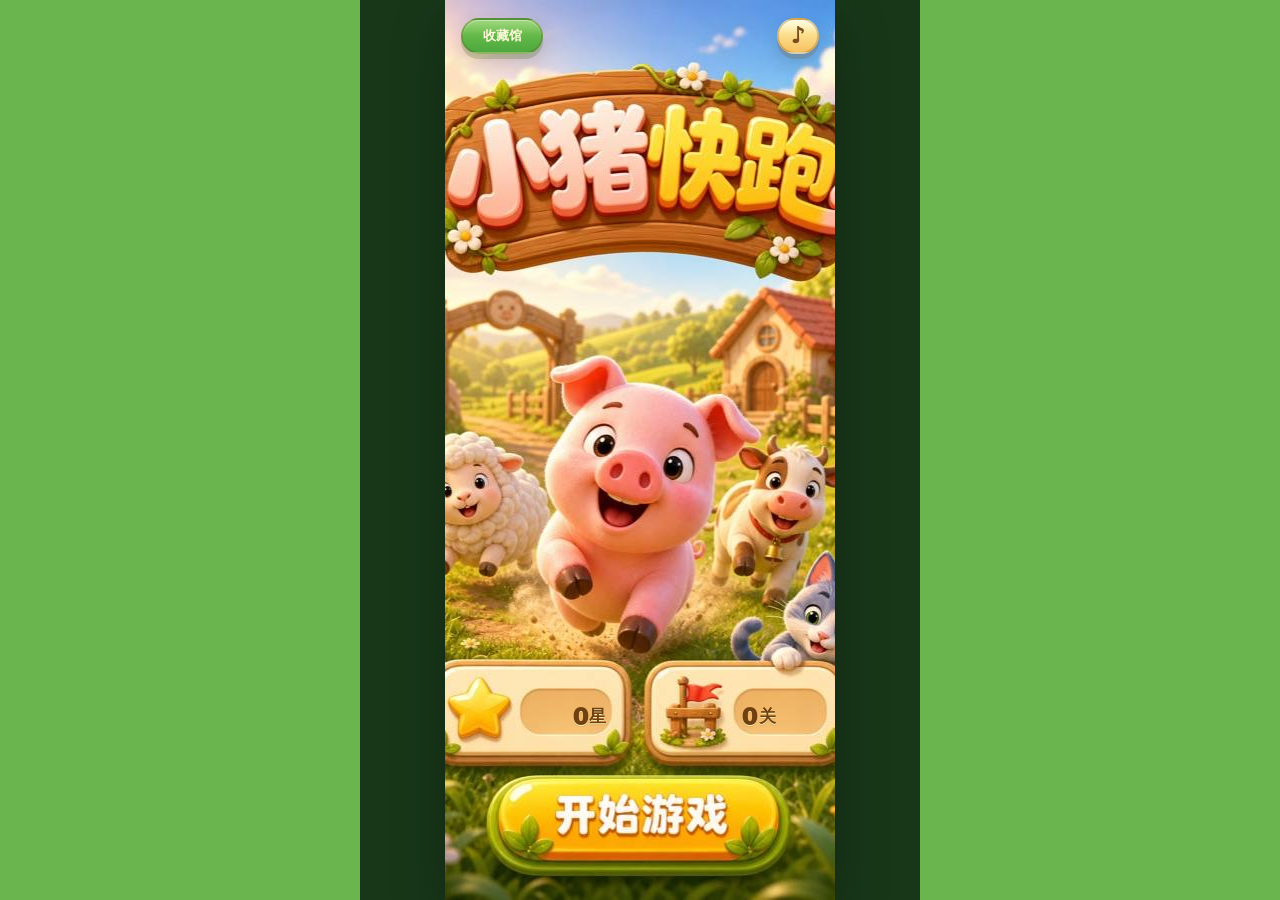
<file: index.html>
<!doctype html>
<html lang="zh-CN">
  <head>
    <meta charset="UTF-8" />
    <meta name="viewport" content="width=device-width, initial-scale=1.0" />
    <title>小猪出栏 - 第一关</title>
    <link rel="stylesheet" href="./styles.css?v=pig-quality-v1" />
  </head>
  <body class="is-starting">
    <main class="game-shell">
      <section class="start-screen" id="startScreen" aria-labelledby="startTitle">
        <div class="start-card">
          <img class="start-hero-image" src="./assets/optimized/home-selected-level-flag-mobile.jpg" alt="" />
          <h1 class="visually-hidden" id="startTitle">小猪快跑</h1>
          <button class="start-collection-button" id="startStarsButton" type="button">收藏馆</button>
          <button class="sound-toggle start-sound-toggle" type="button" data-sound-toggle aria-label="关闭音效" aria-pressed="true" title="关闭音效">
            <span aria-hidden="true">♪</span>
          </button>
          <div class="start-stats" aria-label="玩家进度">
            <button class="start-stat-card start-stars-card" id="startStarsStatButton" type="button" aria-label="查看收藏馆">
              <span class="start-stat-label">总星数</span>
              <strong class="start-stat-value"><span id="startTotalStars">0</span><span class="start-stat-unit">星</span></strong>
              <span class="unlock-badge start-unlock-badge" id="startUnlockBadge" hidden>新</span>
            </button>
            <div class="start-stat-card">
              <span class="start-stat-label">已通关</span>
              <strong class="start-stat-value"><span id="startClearedLevels">0</span><span class="start-stat-unit">关</span></strong>
            </div>
          </div>
          <button class="start-button" id="startGameBtn" type="button" aria-label="开始游戏">开始游戏</button>
        </div>
      </section>

      <section class="hud" aria-label="关卡状态">
        <div class="hud-actions">
          <button class="icon-button" id="homeBtn" aria-label="返回主页" title="返回主页">
            <span aria-hidden="true">⌂</span>
          </button>
          <button class="icon-button" id="restartBtn" aria-label="重新开始" title="重新开始">
            <span aria-hidden="true">↻</span>
          </button>
          <button class="icon-button sound-toggle game-sound-toggle" type="button" data-sound-toggle aria-label="关闭音效" aria-pressed="true" title="关闭音效">
            <span aria-hidden="true">♪</span>
          </button>
        </div>
        <div class="status-pill">
          <span class="grass-icon" aria-hidden="true"></span>
          <strong id="clearedCount">0</strong>
          <span id="targetCount">/ 0</span>
        </div>
        <div class="level-select-wrap">
          <select class="level-select" id="levelSelect" aria-label="选择关卡"></select>
          <span class="level-select-label" id="levelSelectLabel" aria-hidden="true">第1关</span>
        </div>
        <div class="score-pill" aria-label="本局得分">
          <span>得分</span>
          <strong id="scoreCount">0</strong>
          <span class="score-target" id="starTarget">3★ 0</span>
        </div>
        <button class="total-stars-pill" id="totalStarsButton" type="button" aria-label="查看收藏馆">
          <span>★</span>
          <strong id="totalStarsCount">0</strong>
        </button>
        <div class="level-title" id="levelTitle">第1关</div>
      </section>

      <section class="pasture-wrap" aria-label="小猪游玩区">
        <div class="pasture-shadow"></div>
        <div class="pasture" id="pasture"></div>
        <div class="combo-burst" id="comboBurst" aria-live="polite">
          <span class="combo-fire-ring" aria-hidden="true"></span>
          <strong id="comboCount">0</strong>
        </div>
        <button class="firecracker-button" id="firecrackerTool" type="button" aria-label="使用炮仗" hidden>
          <span class="firecracker-icon" aria-hidden="true"></span>
          <small>炮仗</small>
        </button>
        <div class="firecracker-effect" id="firecrackerEffect" aria-hidden="true" hidden>
          <span></span>
          <span></span>
          <span></span>
        </div>
      </section>

      <section class="tool-row" aria-label="道具">
        <button class="tool-card" id="removeTool" type="button">
          <span class="tool-pig" aria-hidden="true"></span>
          <span>移除</span>
          <small class="tool-count">1次</small>
        </button>
        <button class="tool-card flip-tool" id="flipTool" type="button" hidden>
          <span class="tool-flip" aria-hidden="true">↺</span>
          <span>翻转</span>
          <small class="tool-count">1次</small>
        </button>
        <button class="tool-card stimulant-tool" id="stimulantTool" type="button" hidden>
          <span class="tool-stimulant" aria-hidden="true">⚡</span>
          <span>兴奋剂</span>
          <small class="tool-count">1次</small>
        </button>
        <button class="tool-card side-dash-tool" id="sideDashTool" type="button" hidden>
          <span class="tool-side-dash" aria-hidden="true">↔</span>
          <span>横冲</span>
          <small class="tool-count">1次</small>
        </button>
        <button class="tool-card lead-charge-tool" id="leadChargeTool" type="button" hidden>
          <span class="tool-lead-charge" aria-hidden="true">▶</span>
          <span>带头</span>
          <small class="tool-count">1次</small>
        </button>
      </section>

      <section class="level-complete-modal" id="levelCompleteModal" aria-modal="true" role="dialog" aria-labelledby="completeTitle" hidden>
        <div class="level-complete-panel">
          <h2 id="completeTitle">通关</h2>
          <div class="complete-stars" id="completeStars" aria-label="本关星级">☆☆☆</div>
          <div class="complete-score" id="completeScore">0分</div>
          <button class="complete-unlock-notice" id="completeUnlockNotice" type="button" hidden>
            有新内容可解锁
          </button>
          <div class="complete-actions">
            <button class="complete-button" id="replayLevelBtn" type="button">重玩本关</button>
            <button class="complete-button is-primary" id="nextLevelBtn" type="button">下一关</button>
          </div>
        </div>
      </section>

      <section class="tool-unlock-modal" id="toolUnlockModal" aria-modal="true" role="dialog" aria-labelledby="toolUnlockTitle" hidden>
        <div class="tool-unlock-panel">
          <button class="modal-close-button" id="closeToolUnlockBtn" type="button" aria-label="关闭">×</button>
          <h2 id="toolUnlockTitle">收藏馆</h2>
          <div class="tool-unlock-stars">
            <span>当前星数</span>
            <strong id="toolUnlockStarCount">0★</strong>
          </div>
          <div class="collection-tabs" aria-label="收藏分类">
            <button class="collection-tab is-active" type="button" data-filter="all">全部</button>
            <button class="collection-tab" type="button" data-filter="tool">道具</button>
            <button class="collection-tab" type="button" data-filter="ability">能力</button>
            <button class="collection-tab" type="button" data-filter="skin">皮肤</button>
          </div>
          <p class="collection-rule" id="collectionRule"></p>
          <div class="tool-unlock-list" id="toolUnlockList"></div>
          <div class="tool-guide" id="toolGuide" aria-live="polite">
            <strong id="toolGuideTitle">选择道具</strong>
            <small id="toolGuideMeta">点击一个格子查看说明。</small>
            <p id="toolGuideText">点击一个道具查看使用说明。</p>
            <button class="collection-action" id="collectionActionBtn" type="button" hidden>使用</button>
          </div>
          <div class="collection-reveal" id="collectionReveal" aria-live="polite" hidden>
            <div class="collection-reveal-card">
              <span class="collection-reveal-light" aria-hidden="true"></span>
              <div class="collection-reveal-icon" id="collectionRevealIcon" aria-hidden="true"></div>
              <strong id="collectionRevealName">新道具</strong>
              <small id="collectionRevealMeta">已解锁</small>
              <button class="collection-reveal-close" id="collectionRevealClose" type="button">收下</button>
            </div>
          </div>
        </div>
      </section>

    </main>

    <script src="./platform.js?v=platform-web-v1"></script>
    <script src="./board-core.js?v=board-10x16-v1"></script>
    <script src="./levels.js?v=stars-tight-50-v1"></script>
    <script src="./game.js?v=platform-adapter-v1"></script>
  </body>
</html>
</file>
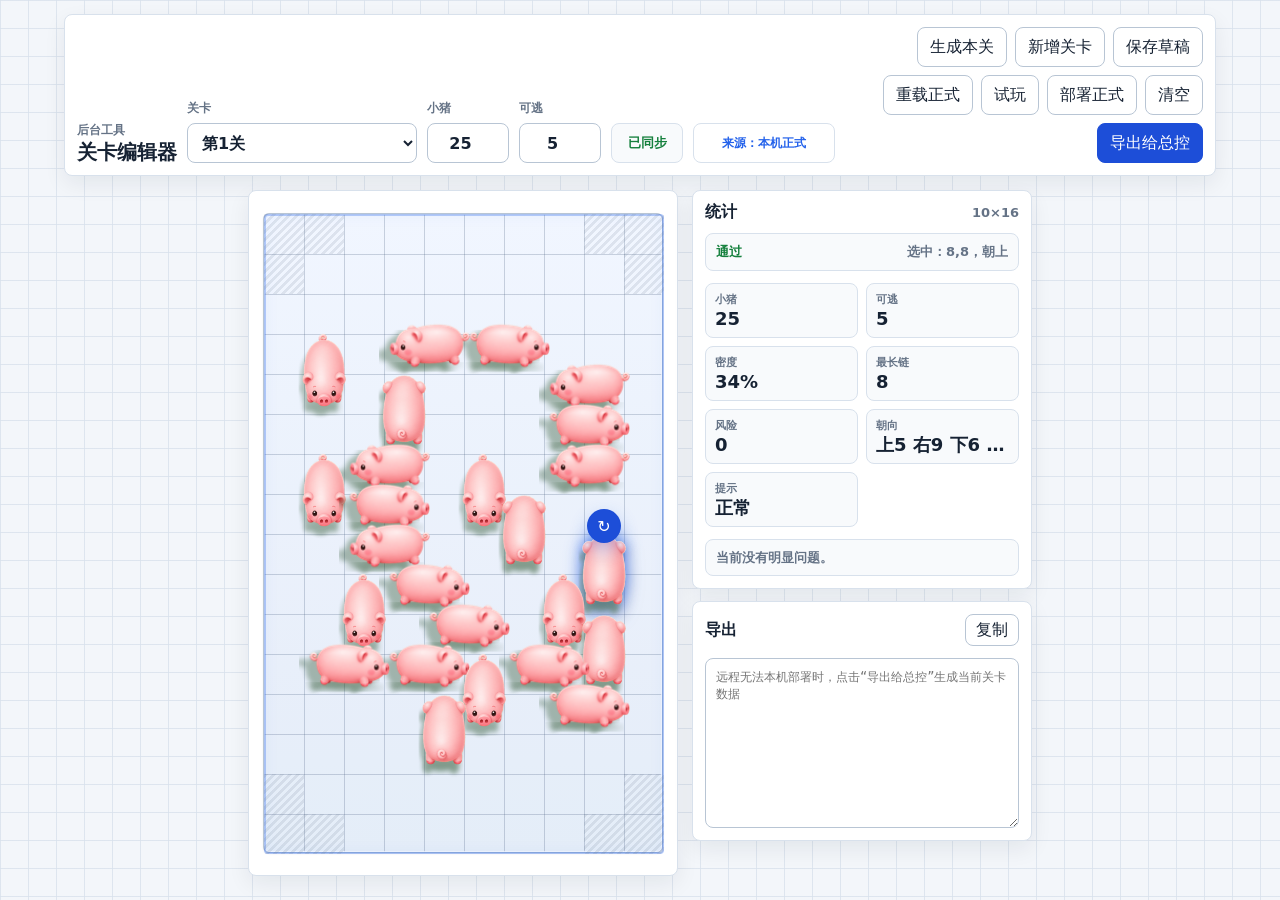
<file: level-editor.html>
<!doctype html>
<html lang="zh-CN">
  <head>
    <meta charset="UTF-8" />
    <meta name="viewport" content="width=device-width, initial-scale=1.0" />
    <title>小猪快跑 - 关卡编辑器</title>
    <link rel="stylesheet" href="./styles.css?v=score-pop-1" />
    <link rel="stylesheet" href="./level-editor.css?v=generation-open-target-1" />
  </head>
  <body class="level-editor-page">
    <main class="editor-shell">
      <header class="editor-topbar" aria-label="关卡编辑器工具栏">
        <div class="editor-brand">
          <span>后台工具</span>
          <strong>关卡编辑器</strong>
        </div>

        <label class="editor-field editor-level-field">
          <span>关卡</span>
          <select id="editorLevelSelect" aria-label="选择关卡"></select>
        </label>

        <label class="editor-field editor-count-field">
          <span>小猪</span>
          <input id="editorGenerateCount" type="number" min="1" max="78" step="1" value="30" inputmode="numeric" aria-label="生成小猪数量" />
        </label>

        <label class="editor-field editor-open-field">
          <span>可逃</span>
          <input id="editorGenerateOpenCount" type="number" min="0" max="78" step="1" value="3" inputmode="numeric" aria-label="生成初始可逃数量" />
        </label>

        <div class="editor-status" id="editorLevelStatus">未保存</div>
        <div class="editor-source" id="editorSourceStatus">来源：正式关卡</div>

        <div class="editor-top-actions">
          <button class="editor-button" id="editorGenerateCurrent" type="button">生成本关</button>
          <button class="editor-button" id="editorNewLevel" type="button">新增关卡</button>
          <button class="editor-button" id="editorSaveDraft" type="button">保存草稿</button>
          <button class="editor-button" id="editorReloadOfficial" type="button">重载正式</button>
          <button class="editor-button" id="editorPlaytest" type="button">试玩</button>
          <button class="editor-button" id="editorDeployOfficial" type="button">部署正式</button>
          <button class="editor-button" id="editorClearLevel" type="button">清空</button>
          <button class="editor-button editor-button-primary" id="editorExport" type="button">导出给总控</button>
        </div>
      </header>

      <section class="editor-main">
        <section class="editor-board-panel" aria-label="棋盘编辑区">
          <div class="editor-board-frame">
            <div class="pasture editor-board" id="editorBoard" aria-label="关卡棋盘"></div>
          </div>
        </section>

        <aside class="editor-side-panel" aria-label="关卡信息">
          <section class="editor-card">
            <div class="editor-card-head">
              <h2>统计</h2>
              <span id="editorBoardSize">10×16</span>
            </div>
            <div class="editor-status-line">
              <strong id="editorValidationState">待检查</strong>
              <span id="editorSelectedInfo">未选中小猪</span>
            </div>
            <div class="editor-metrics" id="editorMetrics"></div>
            <div class="editor-issues" id="editorIssues" aria-live="polite"></div>
          </section>

          <section class="editor-card editor-export-card">
            <div class="editor-card-head">
              <h2>导出</h2>
              <button class="editor-button editor-button-small" id="editorCopyExport" type="button">复制</button>
            </div>
            <textarea id="editorExportText" readonly placeholder="远程无法本机部署时，点击“导出给总控”生成当前关卡数据"></textarea>
          </section>
        </aside>
      </section>
    </main>

    <script src="./board-core.js?v=first-blocker-deadlock-1"></script>
    <script src="./levels.js?v=stars-tight-50-v1"></script>
    <script src="./level-editor.js?v=first-blocker-deadlock-1"></script>
  </body>
</html>
</file>
<file: styles.css>
:root {
  --board-cols: 10;
  --board-rows: 16;
  --cell: min(calc((100vw - 118px) / 10), calc((100dvh - 318px) / 16), 27.3px);
  --pig-scale-x: 1.32;
  --pig-scale-y: 2.28;
  --pig-vertical-sprite-offset-y: calc(var(--cell) * -0.05);
  --pasture-radius: calc(var(--cell) * 2);
  --pasture-radius-top: calc(var(--pasture-radius) * 1.12);
  --pasture-radius-bottom: calc(var(--pasture-radius) * 1.24);
  --path-width: calc(var(--cell) * 1.8);
  --path-height: var(--path-width);
  --path-frame-scale-x: 1.09;
  --path-frame-scale-y: 1.1;
  --pasture-offset-y: calc(var(--cell) * 0.58 + 5px);
  --grass-a: #97de59;
  --grass-b: #55bb49;
  --grass-c: #78cf53;
  --grass-texture: url("./assets/optimized/grass-texture-256.png");
  --soil-frame: url("./assets/optimized/soil-path-farm-gate-wide-mobile-quant.png");
  --button-bg: url("./assets/optimized/button-bg-420.png");
  --firecracker-prop: url("./assets/optimized/firecracker-prop-96.png");
  --pig-up-sprite: url("./assets/optimized/pig-up-shadow-2oclock.png?v=pig-quality-v1");
  --pig-down-sprite: url("./assets/optimized/pig-down-shadow-2oclock.png?v=pig-quality-v1");
  --pig-right-sprite: url("./assets/optimized/pig-right-shadow-2oclock.png?v=pig-quality-v1");
  --pig-left-sprite: url("./assets/optimized/pig-left-shadow-2oclock.png?v=pig-quality-v1");
  --pig-black-up-sprite: url("./assets/optimized/pig-black-up-shadow-2oclock-v3.png?v=pig-quality-v1");
  --pig-black-down-sprite: url("./assets/optimized/pig-black-down-shadow-2oclock-v3.png?v=pig-quality-v1");
  --pig-black-right-sprite: url("./assets/optimized/pig-black-right-shadow-2oclock-v3.png?v=pig-quality-v1");
  --pig-black-left-sprite: url("./assets/optimized/pig-black-left-shadow-2oclock-v3.png?v=pig-quality-v1");
  --game-bg-v2: url("./assets/optimized/game-bg-farm-v2-mobile-q78.jpg");
  --button-cream: #fff4a6;
  --button-yellow: #f6bf43;
  --button-green: #76c94b;
  --button-edge: #b7782b;
  --button-press: #8f551f;
  --shell-pad-x: 16px;
  --shadow-soft: rgba(82, 53, 26, 0.2);
  --pig-ground-shadow: rgba(48, 45, 27, 0.28);
  --pig-sprite-glow: rgba(255, 223, 210, 0.36);
  --ink: #573b23;
}

* {
  box-sizing: border-box;
}

html,
body {
  height: 100%;
}

body {
  margin: 0;
  min-height: 100%;
  overflow: hidden;
  color: var(--ink);
  font-family:
    ui-rounded, "PingFang SC", "Hiragino Sans GB", "Microsoft YaHei", system-ui,
    sans-serif;
}

/* 全局田园背景 */
body {
  background: #6ab54e;
}

body::before,
body::after {
  display: none;
}

body::before {
  inset: 0;
  background:
    radial-gradient(ellipse at 12% 18%, rgba(255, 236, 144, 0.18) 0 0.7%, transparent 0.95%),
    radial-gradient(ellipse at 88% 23%, rgba(111, 80, 44, 0.14) 0 0.7%, transparent 0.96%),
    radial-gradient(ellipse at 24% 78%, rgba(255, 236, 144, 0.14) 0 0.72%, transparent 1%),
    radial-gradient(ellipse at 74% 86%, rgba(64, 117, 52, 0.2), transparent 30%),
    radial-gradient(ellipse at 18% 4%, rgba(171, 221, 109, 0.22), transparent 36%);
  opacity: 0.9;
}

body::after {
  inset: 0;
  background:
    repeating-linear-gradient(83deg, rgba(255, 255, 214, 0.055) 0 1px, transparent 2px 22px),
    repeating-linear-gradient(18deg, rgba(43, 116, 45, 0.045) 0 2px, transparent 3px 28px);
  opacity: 0.62;
}

.game-shell {
  position: relative;
  z-index: 1;
  display: grid;
  grid-template-rows: auto minmax(0, 1fr) auto;
  row-gap: 4px;
  width: min(100vw, 560px);
  height: 100dvh;
  margin: 0 auto;
  padding: max(12px, env(safe-area-inset-top)) var(--shell-pad-x) max(14px, env(safe-area-inset-bottom));
  overflow: hidden;
}

.game-shell::before {
  position: absolute;
  inset: 0;
  z-index: 0;
  content: "";
  pointer-events: none;
  background: var(--game-bg-v2) center / 100% 100% no-repeat;
}

/* 开始页面 */
.start-screen {
  position: absolute;
  inset: 0;
  z-index: 35;
  display: grid;
  place-items: center;
  padding: 0;
  background: #183719;
}

body:not(.is-starting) .start-screen {
  display: none;
}

body.is-starting .hud,
body.is-starting .pasture-wrap,
body.is-starting .tool-row {
  visibility: hidden;
  pointer-events: none;
}

.start-card {
  position: relative;
  width: min(100%, 390px);
  height: min(100dvh, calc(100vw * 16 / 9));
  max-height: 100%;
  aspect-ratio: 9 / 16;
  overflow: hidden;
  color: #704313;
  text-align: center;
  background: #74ba4c;
  box-shadow: 0 20px 50px rgba(0, 0, 0, 0.28);
}

.start-hero-image {
  position: absolute;
  inset: 0;
  width: 100%;
  height: 100%;
  object-fit: cover;
}

.visually-hidden {
  position: absolute;
  width: 1px;
  height: 1px;
  overflow: hidden;
  clip: rect(0 0 0 0);
  white-space: nowrap;
}

.start-collection-button {
  position: absolute;
  left: 16px;
  top: max(18px, env(safe-area-inset-top));
  z-index: 2;
  min-width: 82px;
  height: 36px;
  border: 2px solid rgba(106, 67, 24, 0.24);
  border-radius: 999px;
  color: #fff9dc;
  background:
    linear-gradient(180deg, rgba(255, 255, 255, 0.28), transparent 48%),
    linear-gradient(180deg, #7bc950, #4ca83f);
  box-shadow:
    inset 0 1px 0 rgba(255, 255, 255, 0.4),
    0 5px 0 rgba(72, 110, 34, 0.24),
    0 8px 18px rgba(70, 45, 18, 0.18);
  font: inherit;
  font-size: 13px;
  font-weight: 950;
  cursor: pointer;
}

.start-collection-button.has-unlock-ready {
  animation: collection-ready-pulse 1.25s ease-in-out infinite;
  box-shadow:
    inset 0 1px 0 rgba(255, 255, 255, 0.52),
    0 0 0 3px rgba(255, 236, 112, 0.62),
    0 5px 0 rgba(72, 110, 34, 0.24),
    0 10px 24px rgba(255, 203, 48, 0.34);
}

.start-collection-button.has-unlock-ready::after {
  position: absolute;
  right: -8px;
  top: -10px;
  display: grid;
  place-items: center;
  min-width: 28px;
  height: 22px;
  padding: 0 6px;
  border: 2px solid #fff8d6;
  border-radius: 999px;
  content: "领";
  background: #e93527;
  box-shadow: 0 2px 5px rgba(96, 35, 18, 0.24);
  color: #fff8d6;
  font-size: 12px;
  font-weight: 950;
  line-height: 1;
  text-shadow: 0 1px 0 rgba(98, 30, 18, 0.25);
}

.start-stats {
  position: absolute;
  left: 8.5%;
  right: 8.5%;
  bottom: 14.35%;
  z-index: 2;
  display: grid;
  grid-template-columns: 1fr 1fr;
  gap: 4.5%;
  height: 8.5%;
  pointer-events: auto;
}

.start-stat-card {
  appearance: none;
  -webkit-appearance: none;
  position: relative;
  border: 0;
  font: inherit;
  display: block;
  min-width: 0;
  min-height: 0;
  padding: 0;
  background: transparent;
  box-shadow: none;
  cursor: default;
}

.start-stars-card {
  cursor: pointer;
}

.start-stars-card.has-unlock-ready .start-stat-value {
  color: #8a3e13;
  text-shadow:
    0 1px 0 #fff5ba,
    0 0 8px rgba(255, 208, 74, 0.58);
  animation: stars-ready-pulse 1.18s ease-in-out infinite;
}

.start-stat-label,
.start-stat-unit {
  display: none;
  color: #916027;
  font-size: 12px;
  font-weight: 900;
  line-height: 1;
}

.start-stat-value {
  position: absolute;
  left: 72%;
  top: 30%;
  display: flex;
  align-items: center;
  justify-content: center;
  gap: 1px;
  width: 52%;
  height: 44%;
  white-space: nowrap;
  color: #704011;
  font-size: clamp(18px, 5.2vw, 23px);
  line-height: 1;
  font-weight: 950;
  text-shadow:
    0 1px 0 #fff3b2,
    0 2px 0 rgba(123, 74, 24, 0.16);
  transform: translate(-50%, -50%);
}

.start-stat-unit {
  display: inline;
  color: #704011;
  font-size: 0.72em;
}

.unlock-badge {
  display: inline-grid;
  place-items: center;
  min-width: 24px;
  height: 24px;
  padding: 0 6px;
  border: 2px solid rgba(255, 248, 200, 0.9);
  border-radius: 999px;
  color: #fff8d6;
  background:
    radial-gradient(circle at 34% 26%, rgba(255, 255, 255, 0.48) 0 14%, transparent 15%),
    linear-gradient(180deg, #ff6b55, #d92525);
  box-shadow:
    0 3px 0 rgba(135, 48, 18, 0.24),
    0 6px 12px rgba(82, 38, 18, 0.2);
  font-size: 12px;
  font-weight: 950;
  line-height: 1;
  text-shadow: 0 1px 0 rgba(98, 30, 18, 0.25);
}

.unlock-badge[hidden] {
  display: none;
}

.start-unlock-badge {
  position: absolute;
  right: 1.5%;
  top: 1%;
  transform: translate(50%, -45%);
  animation: unlock-badge-pulse 1.1s ease-in-out infinite;
}

.start-button {
  position: absolute;
  left: 50%;
  bottom: 3.2%;
  z-index: 2;
  width: 72%;
  height: 8.6%;
  border: 0;
  border-radius: 999px;
  color: transparent;
  background: transparent;
  box-shadow: none;
  font-size: 0;
  font-weight: 950;
  transform: translateX(-50%);
  cursor: pointer;
}

.start-button:active {
  transform: translate(-50%, 2px);
}

.start-collection-button:active {
  transform: translateY(2px);
}

.sound-toggle {
  appearance: none;
  -webkit-appearance: none;
  position: relative;
}

.sound-toggle span {
  position: relative;
  z-index: 1;
}

.sound-toggle::after {
  position: absolute;
  left: 50%;
  top: 50%;
  width: 24px;
  height: 3px;
  border-radius: 999px;
  content: "";
  background: #a63a22;
  box-shadow: 0 1px 0 rgba(255, 246, 191, 0.58);
  opacity: 0;
  transform: translate(-50%, -50%) rotate(-38deg);
}

.sound-toggle.is-muted::after {
  opacity: 1;
}

.start-sound-toggle {
  position: absolute;
  right: 16px;
  top: max(18px, env(safe-area-inset-top));
  z-index: 2;
  display: grid;
  place-items: center;
  width: 42px;
  height: 36px;
  border: 2px solid rgba(106, 67, 24, 0.24);
  border-radius: 999px;
  color: #7a4d1f;
  background:
    linear-gradient(180deg, rgba(255, 255, 255, 0.58), transparent 44%),
    linear-gradient(180deg, #fff7b5, #f7c15f);
  box-shadow:
    inset 0 1px 0 rgba(255, 255, 255, 0.46),
    0 5px 0 rgba(132, 78, 26, 0.2),
    0 8px 18px rgba(70, 45, 18, 0.16);
  font: inherit;
  font-size: 22px;
  font-weight: 950;
  line-height: 1;
  cursor: pointer;
}

.start-sound-toggle:active {
  transform: translateY(2px);
}

.hud,
.pasture-wrap,
.tool-row {
  position: relative;
  z-index: 2;
}

/* HUD */
.hud {
  display: grid;
  grid-template-columns: 122px minmax(0, 1fr) 102px;
  grid-template-rows: 42px;
  align-items: center;
  gap: 6px;
  min-height: 52px;
}

.hud-actions {
  grid-column: 1 / 2;
  grid-row: 1 / 2;
  display: flex;
  align-items: center;
  gap: 5px;
}

.icon-button,
.status-pill,
.level-select,
.score-pill,
.total-stars-pill,
.combo-pill {
  border: 2px solid rgba(111, 75, 35, 0.36);
  box-shadow:
    inset 0 2px 0 rgba(255, 255, 255, 0.62),
    inset 0 -4px 0 rgba(112, 72, 34, 0.12),
    0 6px 0 rgba(103, 68, 32, 0.14),
    0 12px 22px rgba(75, 55, 30, 0.13);
}

.icon-button {
  display: grid;
  place-items: center;
  width: 37px;
  height: 39px;
  border-radius: 14px;
  color: #7a4d1f;
  background:
    linear-gradient(180deg, rgba(255, 255, 255, 0.58), transparent 44%),
    linear-gradient(180deg, #fff7b5, #f7c15f);
  font-size: 27px;
  font-weight: 900;
  line-height: 1;
  cursor: pointer;
}

.game-sound-toggle {
  font-size: 23px;
}

.status-pill,
.score-pill,
.total-stars-pill,
.combo-pill {
  border: 0;
  display: flex;
  align-items: center;
  justify-content: center;
  min-width: 96px;
  height: 36px;
  padding: 0 14px;
  border-radius: 999px;
  background:
    linear-gradient(180deg, rgba(255, 255, 255, 0.2), transparent 48%),
    linear-gradient(180deg, #7bc950, #4ca83f);
  color: white;
  text-shadow: 0 2px 0 rgba(43, 86, 32, 0.3);
  font-size: 18px;
  font-weight: 900;
}

.total-stars-pill {
  cursor: pointer;
  font: inherit;
}

.total-stars-pill:active {
  transform: translateY(1px);
}

.status-pill {
  grid-column: 3 / 4;
  grid-row: 1 / 2;
  min-width: 104px;
  display: none;
}

.level-select-wrap {
  grid-column: 2 / 3;
  grid-row: 1 / 2;
  position: relative;
  width: 128px;
  height: 38px;
  justify-self: center;
}

.level-select {
  width: 100%;
  height: 38px;
  padding: 0 26px 0 22px;
  border-radius: 999px;
  color: transparent;
  background:
    linear-gradient(180deg, rgba(255, 255, 255, 0.28), transparent 48%),
    linear-gradient(180deg, #78bd4f, #41973b);
  font: inherit;
  font-size: 17px;
  font-weight: 950;
  text-align: center;
  text-align-last: center;
  text-shadow: none;
  outline: none;
}

.level-select-label {
  position: absolute;
  inset: 0 26px 0 16px;
  display: grid;
  place-items: center;
  color: #fff9dd;
  font-size: 17px;
  font-weight: 950;
  line-height: 1;
  text-align: center;
  text-shadow: 0 2px 0 rgba(43, 86, 32, 0.28);
  pointer-events: none;
}

.level-select option {
  color: #2f2418;
  background: #fff7d6;
  font-weight: 800;
}

.score-pill {
  grid-column: 3 / 4;
  grid-row: 1 / 2;
  justify-self: end;
  min-width: 102px;
  height: 34px;
  font-size: 15px;
  padding: 0 11px;
  display: flex;
  background:
    radial-gradient(circle at 17% 35%, #fff4a5 0 12%, transparent 13%),
    linear-gradient(180deg, rgba(255, 255, 255, 0.28), transparent 46%),
    linear-gradient(180deg, #f8d35b, #da8d28);
  box-shadow:
    inset 0 2px 0 rgba(255, 255, 255, 0.6),
    inset 0 -4px 0 rgba(132, 76, 24, 0.14),
    0 5px 0 rgba(133, 76, 24, 0.24),
    0 11px 18px rgba(75, 55, 30, 0.12);
}

.score-pill strong {
  margin-left: 5px;
  font-size: 17px;
}

.score-pill.is-bumping {
  animation: score-pill-bump 260ms cubic-bezier(0.16, 0.92, 0.24, 1.18);
}

.score-target {
  display: none;
}

.total-stars-pill {
  grid-column: 3 / 4;
  grid-row: 1 / 2;
  justify-self: end;
  min-width: 58px;
  height: 34px;
  padding: 0 11px;
  font-size: 16px;
  display: none;
  background:
    linear-gradient(180deg, rgba(255, 255, 255, 0.24), transparent 48%),
    linear-gradient(180deg, #f2c24a, #d28a2a);
}

.total-stars-pill span {
  margin-right: 4px;
}

.grass-icon {
  width: 24px;
  height: 20px;
  margin-right: 8px;
  background:
    linear-gradient(68deg, transparent 40%, #246d22 41% 64%, transparent 65%),
    linear-gradient(110deg, transparent 38%, #2f882c 39% 63%, transparent 64%),
    linear-gradient(92deg, transparent 35%, #42a33a 36% 67%, transparent 68%);
}

.level-title {
  display: none;
  grid-column: 2 / 3;
  grid-row: 1 / 2;
  justify-self: center;
  color: #fff9dd;
  -webkit-text-stroke: 1px rgba(91, 60, 29, 0.45);
  font-size: 30px;
  font-weight: 950;
  text-shadow:
    0 3px 0 rgba(117, 79, 36, 0.28),
    0 7px 15px rgba(74, 51, 27, 0.2);
}

.combo-pill {
  grid-column: 1 / 3;
  grid-row: 2 / 3;
  justify-self: start;
  min-width: 118px;
  height: 30px;
  font-size: 15px;
  opacity: 0;
  transform: translateY(-4px);
  transition:
    opacity 180ms ease,
    transform 180ms ease;
}

.combo-pill.is-visible {
  opacity: 1;
  transform: translateY(0);
}

/* 草坪核心区 */
.pasture-wrap {
  position: relative;
  isolation: isolate;
  display: grid;
  place-items: center;
  min-height: 0;
  padding: 6px 0 2px;
  transform: translateY(-20px);
}

.pasture-shadow {
  display: none;
  position: absolute;
  width: calc(var(--board-cols) * var(--cell) + 18px);
  height: calc(var(--board-rows) * var(--cell) + 18px);
  max-width: 100%;
  border-radius: calc(var(--pasture-radius) + 8px);
  background:
    radial-gradient(ellipse at 50% 54%, rgba(81, 54, 28, 0.14), rgba(81, 54, 28, 0.035) 68%, transparent 70%);
  transform: translate(3px, calc(7px + var(--pasture-offset-y))) rotate(-0.2deg);
  filter: blur(1.8px);
  z-index: 0;
}

.pasture {
  position: relative;
  width: calc(var(--board-cols) * var(--cell));
  height: calc(var(--board-rows) * var(--cell));
  border-radius:
    var(--pasture-radius-top)
    var(--pasture-radius-top)
    var(--pasture-radius-bottom)
    var(--pasture-radius-bottom);
  background: transparent;
  box-shadow: none;
  isolation: isolate;
  overflow: visible;
  transform: translateY(var(--pasture-offset-y));
  z-index: 1;
}

.pasture::before,
.pasture::after {
  position: absolute;
  display: none;
  content: "";
  pointer-events: none;
}

.pasture::before {
  inset: 0;
  border-radius: inherit;
  background:
    linear-gradient(rgba(79, 184, 67, 0.7), rgba(79, 184, 67, 0.7)),
    var(--grass-texture),
    linear-gradient(180deg, rgba(174, 225, 95, 0.12), transparent 42%, rgba(39, 113, 42, 0.06)),
    linear-gradient(150deg, var(--grass-c), var(--grass-a) 36%, var(--grass-b));
  background-size:
    100% 100%,
    180px 180px,
    100% 100%,
    100% 100%;
  background-blend-mode: color, multiply, normal, normal;
  box-shadow:
    inset 0 8px 14px rgba(255, 255, 220, 0.1),
    inset 0 -10px 16px rgba(36, 102, 37, 0.1),
    0 1px 6px rgba(70, 48, 25, 0.08);
  z-index: 0;
}

.pasture::after {
  left: 50%;
  top: 50%;
  width: calc(var(--board-cols) * var(--cell) + var(--path-width) * 2);
  height: calc(var(--board-rows) * var(--cell) + var(--path-height) * 2);
  border-radius: calc(var(--pasture-radius) + var(--path-height));
  background: var(--soil-frame) center / 100% 100% no-repeat;
  box-shadow: 4px 8px 16px rgba(70, 48, 25, 0.13);
  transform: translate(-50%, calc(-50% - var(--pasture-offset-y))) scale(var(--path-frame-scale-x), var(--path-frame-scale-y));
  z-index: 2;
}

.play-area {
  display: none;
}

.combo-burst {
  position: absolute;
  left: calc(50% - var(--board-cols) * var(--cell) / 2 + var(--score-x, 0.74) * var(--cell));
  top: calc(50% - var(--board-rows) * var(--cell) / 2 + var(--score-y, -0.66) * var(--cell) + var(--pasture-offset-y));
  z-index: 18;
  display: flex;
  align-items: center;
  justify-content: center;
  min-width: 54px;
  height: 34px;
  padding: 0 10px;
  color: #ffffff;
  background: transparent;
  box-shadow: none;
  font-family: ui-rounded, "Arial Rounded MT Bold", "PingFang SC", system-ui, sans-serif;
  font-weight: 1000;
  letter-spacing: 0;
  text-shadow:
    -1px -1px 0 #8c4a18,
    1px -1px 0 #8c4a18,
    -1px 1px 0 #8c4a18,
    1px 1px 0 #8c4a18,
    0 2px 0 rgba(112, 45, 16, 0.58);
  pointer-events: none;
  opacity: 0;
  transform: translate(-50%, -5px) scale(0.86);
  transition:
    opacity 130ms ease,
    transform 150ms ease;
}

.combo-burst.is-visible {
  opacity: 1;
  transform: translate(-50%, -7px) scale(1);
}

.combo-burst.is-popping {
  animation: combo-pop 220ms cubic-bezier(0.16, 0.92, 0.24, 1.18);
}

.combo-burst strong {
  position: relative;
  z-index: 2;
  font-size: 27px;
  line-height: 1;
  transform: skew(-3deg);
  white-space: nowrap;
}

.firecracker-button {
  position: absolute;
  right: max(8px, calc(50% - var(--board-cols) * var(--cell) / 2 - 34px));
  top: calc(50% - var(--board-rows) * var(--cell) / 2 + var(--pasture-offset-y) + var(--cell) * 0.35);
  z-index: 9;
  display: grid;
  place-items: center;
  width: 42px;
  height: 52px;
  border: 0;
  border-radius: 16px;
  color: #6f3615;
  background: radial-gradient(ellipse at 50% 70%, rgba(92, 45, 18, 0.18), transparent 58%);
  box-shadow:
    0 8px 14px rgba(82, 55, 27, 0.12);
  cursor: pointer;
  font: inherit;
  font-weight: 950;
  touch-action: none;
  user-select: none;
}

.firecracker-button[hidden],
.tool-card[hidden] {
  display: none;
}

.firecracker-button:active,
.firecracker-button.is-dragging {
  transform: translateY(-1px) scale(1.04);
  box-shadow: 0 10px 18px rgba(82, 55, 27, 0.16);
}

.firecracker-button.is-dragging {
  opacity: 0.95;
  z-index: 24;
}

.firecracker-button:disabled {
  cursor: default;
  opacity: 0.5;
  transform: none;
}

.firecracker-button.is-running .firecracker-icon {
  animation: firecracker-shake 120ms linear infinite;
}

.firecracker-button small {
  display: none;
}

.firecracker-icon {
  position: relative;
  width: 31px;
  height: 44px;
  background: var(--firecracker-prop) center / contain no-repeat;
  filter: drop-shadow(0 4px 4px rgba(74, 42, 18, 0.22));
}

.firecracker-effect {
  position: absolute;
  right: max(15px, calc(50% - var(--board-cols) * var(--cell) / 2 - 24px));
  top: calc(50% - var(--board-rows) * var(--cell) / 2 + var(--pasture-offset-y) + var(--cell) * 0.15);
  z-index: 11;
  width: 78px;
  height: 78px;
  pointer-events: none;
}

.firecracker-effect[hidden] {
  display: none;
}

.firecracker-effect::before,
.firecracker-effect::after,
.firecracker-effect span {
  position: absolute;
  left: 50%;
  top: 50%;
  border-radius: 999px;
  content: "";
  opacity: 0;
}

.firecracker-effect::before {
  width: 18px;
  height: 18px;
  background: #fff2a0;
  box-shadow:
    0 -24px 0 #ffda52,
    22px -10px 0 #ff7047,
    18px 18px 0 #fff2a0,
    -18px 18px 0 #ff7047,
    -24px -8px 0 #ffda52;
}

.firecracker-effect::after {
  width: 52px;
  height: 52px;
  border: 4px solid rgba(255, 225, 83, 0.75);
}

.firecracker-effect span {
  width: 9px;
  height: 9px;
  background: #ffffff;
  box-shadow:
    0 -28px 0 #ff4c42,
    27px 0 0 #ffe15a,
    0 28px 0 #ff4c42,
    -27px 0 0 #ffe15a;
}

.firecracker-effect.is-playing::before {
  animation: firecracker-pop 520ms ease-out both;
}

.firecracker-effect.is-playing::after {
  animation: firecracker-ring 620ms ease-out both;
}

.firecracker-effect.is-playing span {
  animation: firecracker-sparks 620ms ease-out both;
}

.combo-burst.is-score-pop strong {
  color: #fff36f;
  text-shadow:
    -2px -2px 0 #8c4a18,
    2px -2px 0 #8c4a18,
    -2px 2px 0 #8c4a18,
    2px 2px 0 #8c4a18,
    0 4px 0 rgba(112, 45, 16, 0.5),
    0 0 10px rgba(255, 241, 118, 0.7);
}

.combo-burst.is-warm strong {
  color: #ffd957;
  text-shadow:
    -1px -1px 0 #8f4d17,
    1px -1px 0 #8f4d17,
    -1px 1px 0 #8f4d17,
    1px 1px 0 #8f4d17,
    0 0 7px rgba(255, 224, 82, 0.68);
}

.combo-fire-ring {
  position: absolute;
  display: none;
  left: 50%;
  bottom: 0;
  z-index: 1;
  --flame-scale: 0.46;
  width: 34px;
  height: 34px;
  opacity: 0;
  border-radius: 48% 52% 44% 56%;
  background:
    radial-gradient(ellipse at 50% 78%, rgba(255, 71, 22, 0.78) 0 34%, transparent 35%),
    radial-gradient(ellipse at 35% 56%, rgba(255, 129, 34, 0.82) 0 24%, transparent 25%),
    radial-gradient(ellipse at 67% 54%, rgba(255, 93, 25, 0.78) 0 26%, transparent 27%),
    radial-gradient(ellipse at 50% 36%, rgba(255, 221, 73, 0.9) 0 22%, transparent 23%),
    radial-gradient(ellipse at 50% 70%, rgba(255, 247, 156, 0.88) 0 18%, transparent 19%);
  filter:
    blur(0.08px)
    drop-shadow(0 0 4px rgba(255, 93, 28, 0.4));
  transform: translate(-50%, 7px) scale(var(--flame-scale));
  transform-origin: 50% 82%;
}

.combo-burst.is-hot .combo-fire-ring {
  opacity: 0.72;
  animation: combo-flame 520ms ease-in-out infinite;
}

.combo-burst.is-blazing .combo-fire-ring {
  --flame-scale: 0.62;
  width: 42px;
  height: 43px;
  opacity: 0.9;
  filter:
    blur(0.12px)
    drop-shadow(0 0 5px rgba(255, 218, 78, 0.54))
    drop-shadow(0 0 9px rgba(255, 70, 25, 0.42));
  transform: translate(-50%, 8px) scale(var(--flame-scale));
}

.combo-burst.is-blazing strong {
  color: #ffdd57;
  font-size: 22px;
  text-shadow:
    -1px -1px 0 #873b12,
    1px -1px 0 #873b12,
    -1px 1px 0 #873b12,
    1px 1px 0 #873b12,
    0 0 8px rgba(255, 242, 141, 0.74),
    0 0 12px rgba(255, 93, 26, 0.42);
}

.combo-burst.is-inferno {
  animation: combo-shiver 180ms ease-in-out infinite;
}

.combo-burst.is-inferno.is-popping {
  animation: combo-pop 220ms cubic-bezier(0.16, 0.92, 0.24, 1.18);
}

.combo-burst.is-inferno .combo-fire-ring {
  --flame-scale: 0.78;
  width: 48px;
  height: 50px;
  opacity: 1;
}

.combo-burst.is-breaking {
  min-width: 78px;
  color: #fff7d6;
  transform: translate(-50%, 0) scale(0.94);
}

.combo-burst.is-breaking strong {
  font-size: 15px;
  transform: none;
  text-shadow:
    -1px -1px 0 rgba(116, 67, 24, 0.86),
    1px -1px 0 rgba(116, 67, 24, 0.86),
    -1px 1px 0 rgba(116, 67, 24, 0.86),
    1px 1px 0 rgba(116, 67, 24, 0.86),
    0 2px 5px rgba(111, 72, 30, 0.22);
}

/* 小猪视觉 */
.pig {
  appearance: none;
  -webkit-appearance: none;
  position: absolute;
  left: calc(var(--x) * var(--cell));
  top: calc(var(--y) * var(--cell));
  width: calc(var(--cell) * var(--pig-scale-x));
  height: calc(var(--cell) * var(--pig-scale-y));
  border: 0;
  outline: none;
  padding: 0;
  background: transparent;
  cursor: pointer;
  transform:
    translate(
      calc(-50% + var(--run-x, 0px)),
      calc(-50% + var(--run-y, 0px))
    );
  transform-origin: 50% 50%;
  transition:
    transform var(--move-ms, 115ms) linear,
    opacity 420ms ease;
  z-index: calc(var(--z) + 10);
  touch-action: manipulation;
  user-select: none;
  -webkit-tap-highlight-color: transparent;
  --stun-star-x: 50%;
  --stun-star-y: 10%;
}

.pig[aria-label="小猪朝右"],
.pig[aria-label="小猪朝左"] {
  width: calc(var(--cell) * 2.4);
  height: calc(var(--cell) * 1.26);
  transform:
    translate(
      calc(-50% + var(--run-x, 0px)),
      calc(-50% + var(--run-y, 0px) + var(--cell) * -0.13)
  );
}

.pig.is-dropping::before {
  animation: animal-drop-shadow 680ms ease-out var(--drop-delay, 0ms) both;
}

.pig.is-dropping .pig-shape {
  animation: animal-drop-shape 680ms cubic-bezier(0.15, 0.9, 0.24, 1.08) var(--drop-delay, 0ms) both;
}

.pig[aria-label="小猪朝上"] {
  --stun-star-x: 50%;
  --stun-star-y: 8%;
}

.pig[aria-label="小猪朝下"] {
  --stun-star-x: 50%;
  --stun-star-y: 78%;
}

.pig[aria-label="小猪朝右"] {
  --stun-star-x: 76%;
  --stun-star-y: 28%;
}

.pig[aria-label="小猪朝左"] {
  --stun-star-x: 76%;
  --stun-star-y: 28%;
}

.pig::before {
  display: none;
  position: absolute;
  left: 50%;
  bottom: 5%;
  width: 76%;
  height: 20%;
  content: "";
  border-radius: 50%;
  background: var(--pig-ground-shadow);
  opacity: 0;
  transform: translate(-63%, 60%);
  pointer-events: none;
}

.pig[aria-label="小猪朝右"]::before,
.pig[aria-label="小猪朝左"]::before {
  bottom: 2%;
  width: 78%;
  height: 23%;
  opacity: 0;
  transform: translate(-64%, 62%);
}

.pig-shape {
  position: relative;
  display: block;
  width: 100%;
  height: 100%;
  --pig-sprite-image: var(--pig-up-sprite);
  background-image: var(--pig-sprite-image);
  background-repeat: no-repeat;
  background-position: center calc(50% + var(--pig-sprite-offset-y, 0px));
  background-size: contain;
  filter: none;
  transform: rotate(var(--sprite-rot, 0deg)) scaleX(var(--sprite-scale-x, 1));
  transform-origin: 50% 50%;
}

.pig-variant-black {
  --pig-ground-shadow: rgba(18, 17, 15, 0.28);
  --pig-sprite-glow: rgba(146, 126, 118, 0.24);
}

.pig-variant-black .pig-shape {
  filter: none;
}

.pig[aria-label="小猪朝上"] .pig-shape {
  --pig-sprite-image: var(--pig-up-sprite);
  --pig-sprite-offset-y: var(--pig-vertical-sprite-offset-y);
  background-image: var(--pig-sprite-image);
}

.pig[aria-label="小猪朝下"] .pig-shape {
  --pig-sprite-image: var(--pig-down-sprite);
  --pig-sprite-offset-y: var(--pig-vertical-sprite-offset-y);
  background-image: var(--pig-sprite-image);
}

.pig[aria-label="小猪朝右"] .pig-shape {
  --pig-sprite-image: var(--pig-right-sprite);
  left: 0;
  top: 0;
  width: 100%;
  height: 100%;
  background-image: var(--pig-sprite-image);
}

.pig[aria-label="小猪朝左"] .pig-shape {
  --pig-sprite-image: var(--pig-left-sprite);
  --sprite-scale-x: 1;
  left: 0;
  top: 0;
  width: 100%;
  height: 100%;
  background-image: var(--pig-sprite-image);
}

.pig-variant-black[aria-label="小猪朝上"] .pig-shape {
  --pig-sprite-image: var(--pig-black-up-sprite);
}

.pig-variant-black[aria-label="小猪朝下"] .pig-shape {
  --pig-sprite-image: var(--pig-black-down-sprite);
}

.pig-variant-black[aria-label="小猪朝右"] .pig-shape {
  --pig-sprite-image: var(--pig-black-right-sprite);
}

.pig-variant-black[aria-label="小猪朝左"] .pig-shape {
  --pig-sprite-image: var(--pig-black-left-sprite);
}

.pig-variant-black[aria-label="小猪朝左"] .pig-shape {
  --sprite-scale-x: 1;
}

.pig.is-idle-animated:not(.path-runner):not(.is-dropping):not(.is-running):not(.is-crashing):not(.is-stunned):not(.is-leaving) .pig-shape {
  animation: animal-breathe 1.8s ease-in-out var(--breath-delay, 0s) infinite;
}

.pig:focus,
.pig:focus-visible {
  outline: none;
}

.pig:focus-visible .pig-shape {
  filter:
    drop-shadow(0 0 5px rgba(255, 248, 181, 0.86))
    drop-shadow(-3px 5px 4px rgba(90, 61, 36, 0.13));
}

.pig.path-runner {
  position: fixed;
  left: var(--path-left);
  top: var(--path-top);
  z-index: 32;
  pointer-events: none;
  transform: translate(-50%, -50%);
  transition:
    left var(--move-ms, 115ms) linear,
    top var(--move-ms, 115ms) linear,
    opacity 220ms ease,
    transform 220ms ease;
}

.pig.path-runner.is-path-disappearing {
  opacity: 0;
  transform: translate(-50%, -68%) scale(0.82);
}

.pig.is-leaving {
  pointer-events: none;
}

.pig.is-flipping {
  pointer-events: none;
  z-index: 96;
}

.pig.is-flipping .pig-shape {
  animation: animal-flip-turn 320ms cubic-bezier(0.18, 0.86, 0.18, 1.08) both;
}

.pig.is-jumping {
  z-index: 90;
}

.pig.is-running .pig-shape {
  animation: run-bob 150ms ease-in-out infinite;
}

.pig.is-side-dashing {
  z-index: 96;
  --side-turn-tilt: 7deg;
  --side-turn-tilt-mid: 3deg;
  --side-turn-recoil-x: 0px;
  --side-turn-recoil-y: 0px;
  --side-turn-snap-x: 0px;
  --side-turn-snap-y: 0px;
  --side-turn-origin: 50% 50%;
}

.pig.is-side-dash-up {
  --side-turn-tilt: -7deg;
  --side-turn-tilt-mid: -3deg;
  --side-turn-recoil-y: calc(var(--cell) * 0.09);
  --side-turn-snap-y: calc(var(--cell) * -0.06);
  --side-turn-origin: 50% 72%;
}

.pig.is-side-dash-down {
  --side-turn-tilt: 7deg;
  --side-turn-tilt-mid: 3deg;
  --side-turn-recoil-y: calc(var(--cell) * -0.09);
  --side-turn-snap-y: calc(var(--cell) * 0.06);
  --side-turn-origin: 50% 28%;
}

.pig.is-side-dash-right {
  --side-turn-tilt: 8deg;
  --side-turn-tilt-mid: 3deg;
  --side-turn-recoil-x: calc(var(--cell) * -0.09);
  --side-turn-snap-x: calc(var(--cell) * 0.06);
  --side-turn-origin: 24% 54%;
}

.pig.is-side-dash-left {
  --side-turn-tilt: -8deg;
  --side-turn-tilt-mid: -3deg;
  --side-turn-recoil-x: calc(var(--cell) * 0.09);
  --side-turn-snap-x: calc(var(--cell) * -0.06);
  --side-turn-origin: 76% 54%;
}

.pig.is-side-dashing .pig-shape {
  transform-origin: var(--side-turn-origin);
}

.pig.is-side-dashing.is-side-turning .pig-shape {
  animation: side-dash-turn var(--side-turn-ms, 960ms) cubic-bezier(0.16, 0.82, 0.2, 1.08) both;
}

.pig.is-side-dashing.is-running .pig-shape {
  animation:
    side-dash-burst 340ms cubic-bezier(0.2, 0.86, 0.22, 1.06) both,
    run-bob 104ms ease-in-out 260ms infinite;
}

.pig.is-side-dashing::after {
  position: absolute;
  left: 50%;
  bottom: 7%;
  width: 74%;
  height: 18%;
  content: "";
  border-radius: 50%;
  background:
    radial-gradient(ellipse, rgba(236, 208, 155, 0.46) 0 34%, rgba(236, 208, 155, 0.15) 52%, transparent 72%);
  opacity: 0;
  transform: translate(-54%, 58%) scale(0.52);
  pointer-events: none;
  z-index: -1;
}

.pig.is-side-dashing.is-running::after {
  animation: side-dash-dust 520ms ease-out both;
}

.pig.is-lead-charging {
  z-index: 98;
  --charge-tilt: -4deg;
  --charge-tilt-mid: -2deg;
  --charge-tilt-follow: -1.5deg;
  --charge-recoil-x: 0px;
  --charge-recoil-y: calc(var(--cell) * 0.09);
  --charge-follow-x: 0px;
  --charge-follow-y: calc(var(--cell) * 0.04);
  --charge-snap-x: 0px;
  --charge-snap-y: calc(var(--cell) * -0.04);
  --charge-origin: 50% 72%;
}

.pig[aria-label="小猪朝下"].is-lead-charging {
  --charge-tilt: 4deg;
  --charge-tilt-mid: 2deg;
  --charge-tilt-follow: 1.5deg;
  --charge-recoil-y: calc(var(--cell) * -0.09);
  --charge-follow-y: calc(var(--cell) * -0.04);
  --charge-snap-y: calc(var(--cell) * 0.04);
  --charge-origin: 50% 28%;
}

.pig[aria-label="小猪朝右"].is-lead-charging {
  --charge-tilt: 3deg;
  --charge-tilt-mid: 1.5deg;
  --charge-tilt-follow: 1deg;
  --charge-recoil-x: calc(var(--cell) * -0.09);
  --charge-recoil-y: 0px;
  --charge-follow-x: calc(var(--cell) * -0.04);
  --charge-follow-y: 0px;
  --charge-snap-x: calc(var(--cell) * 0.04);
  --charge-snap-y: 0px;
  --charge-origin: 24% 54%;
}

.pig[aria-label="小猪朝左"].is-lead-charging {
  --charge-tilt: -3deg;
  --charge-tilt-mid: -1.5deg;
  --charge-tilt-follow: -1deg;
  --charge-recoil-x: calc(var(--cell) * 0.09);
  --charge-recoil-y: 0px;
  --charge-follow-x: calc(var(--cell) * 0.04);
  --charge-follow-y: 0px;
  --charge-snap-x: calc(var(--cell) * -0.04);
  --charge-snap-y: 0px;
  --charge-origin: 76% 54%;
}

.pig.is-lead-charging .pig-shape {
  transform-origin: var(--charge-origin);
  animation:
    lead-charge-follow 520ms cubic-bezier(0.2, 0.9, 0.24, 1.1) var(--charge-delay, 0ms) both,
    run-bob 112ms ease-in-out calc(var(--charge-delay, 0ms) + 660ms) infinite;
}

.pig.is-lead-charging.is-charge-leader .pig-shape {
  animation:
    lead-charge-lift 780ms cubic-bezier(0.16, 0.88, 0.24, 1.14) var(--charge-delay, 0ms) both,
    run-bob 108ms ease-in-out calc(var(--charge-delay, 0ms) + 760ms) infinite;
}

.pig.is-lead-charging::after {
  position: absolute;
  left: 50%;
  bottom: 6%;
  width: 92%;
  height: 22%;
  content: "";
  border-radius: 50%;
  background:
    radial-gradient(ellipse, rgba(236, 208, 155, 0.56) 0 35%, rgba(236, 208, 155, 0.18) 50%, transparent 72%);
  opacity: 0;
  transform: translate(-54%, 55%) scale(0.45);
  animation: lead-charge-dust 860ms ease-out var(--charge-delay, 0ms) both;
  pointer-events: none;
  z-index: -1;
}

.pig.is-boosted .pig-shape {
  filter:
    saturate(2.1)
    hue-rotate(336deg)
    brightness(1.12)
    contrast(1.08)
    drop-shadow(0 0 calc(var(--cell) * 0.3) rgba(255, 62, 34, 0.92))
    drop-shadow(0 0 calc(var(--cell) * 0.18) rgba(255, 225, 82, 0.86))
    drop-shadow(0 calc(var(--cell) * 0.16) calc(var(--cell) * 0.12) rgba(123, 68, 14, 0.22));
  animation: stimulant-color-charge 520ms ease-out both;
}

.pig.is-boosted.is-running .pig-shape {
  animation:
    stimulant-color-charge 520ms ease-out both,
    stimulant-run-bob 86ms ease-in-out 520ms infinite;
}

.pig.is-boosted.is-jump-rising .pig-shape {
  animation:
    stimulant-color-charge 520ms ease-out both,
    stimulant-jump-rise var(--move-ms, 180ms) cubic-bezier(0.22, 0.78, 0.18, 1) both;
}

.pig.is-boosted.is-jump-falling .pig-shape {
  animation:
    stimulant-color-charge 520ms ease-out both,
    stimulant-jump-fall var(--move-ms, 220ms) cubic-bezier(0.22, 0.76, 0.2, 1) both;
}

.pig[aria-label="小猪朝下"].is-boosted.is-jumping .pig-shape {
  --jump-lift: -1.42;
  --jump-mid-lift: -0.68;
}

.pig.is-boosted::after {
  position: absolute;
  left: 50%;
  top: 50%;
  width: 128%;
  height: 128%;
  content: "";
  border-radius: 999px;
  background:
    radial-gradient(circle, rgba(255, 78, 42, 0.34) 0 28%, rgba(255, 207, 58, 0.2) 44%, transparent 68%);
  opacity: 0;
  transform: translate(-50%, -50%) scale(0.55);
  animation: stimulant-aura-pop 560ms ease-out both;
  pointer-events: none;
  z-index: -1;
}

.pig.is-crashing {
  pointer-events: none;
  transition:
    transform var(--move-ms, 115ms) linear,
    opacity 420ms ease;
}

.pig.is-stunned .pig-shape {
  animation: stunned-wobble 560ms ease;
}

.pig.is-stunned .pig-shape::after {
  position: absolute;
  left: var(--stun-star-x);
  top: var(--stun-star-y);
  display: grid;
  place-items: center;
  width: calc(var(--cell) * 0.76);
  height: calc(var(--cell) * 0.76);
  content: "★";
  color: transparent;
  font-size: calc(var(--cell) * 0.26);
  line-height: 1;
  text-shadow:
    0 calc(var(--cell) * -0.33) 0 #fff7a8,
    calc(var(--cell) * 0.33) 0 0 #ffd04b,
    0 calc(var(--cell) * 0.33) 0 var(--stun-color),
    calc(var(--cell) * -0.33) 0 0 #fff271,
    0 0 4px rgba(255, 234, 87, 0.82),
    0 1px 2px rgba(123, 74, 18, 0.28);
  transform: translate(-50%, -50%) rotate(0deg);
  transform-origin: 50% 50%;
  animation: stunned-stars 820ms linear infinite;
  pointer-events: none;
}

.pig.is-removed {
  pointer-events: none;
  opacity: 0;
  transform: translate(-50%, -50%) scale(0.3);
}

.pasture.is-targeting .pig {
  filter:
    drop-shadow(0 0 6px #fff6a6)
    drop-shadow(0 4px 0 rgba(81, 56, 20, 0.14));
}

/* 特效 */
@keyframes firecracker-shake {
  0%,
  100% {
    transform: rotate(18deg) translateX(0);
  }
  50% {
    transform: rotate(12deg) translateX(1px);
  }
}

@keyframes firecracker-pop {
  0% {
    opacity: 0;
    transform: translate(-50%, -50%) scale(0.28);
  }
  20% {
    opacity: 1;
  }
  100% {
    opacity: 0;
    transform: translate(-50%, -50%) scale(1.35);
  }
}

@keyframes firecracker-ring {
  0% {
    opacity: 0;
    transform: translate(-50%, -50%) scale(0.3);
  }
  25% {
    opacity: 0.9;
  }
  100% {
    opacity: 0;
    transform: translate(-50%, -50%) scale(1.45);
  }
}

@keyframes firecracker-sparks {
  0% {
    opacity: 0;
    transform: translate(-50%, -50%) rotate(0deg) scale(0.4);
  }
  18% {
    opacity: 1;
  }
  100% {
    opacity: 0;
    transform: translate(-50%, -50%) rotate(90deg) scale(1.35);
  }
}

@keyframes stunned-wobble {
  0%,
  100% {
    transform: rotate(var(--sprite-rot, 0deg)) scaleX(var(--sprite-scale-x, 1));
  }
  25% {
    transform: rotate(calc(var(--sprite-rot, 0deg) - 7deg)) scaleX(var(--sprite-scale-x, 1));
  }
  55% {
    transform: rotate(calc(var(--sprite-rot, 0deg) + 6deg)) scaleX(var(--sprite-scale-x, 1));
  }
}

@keyframes run-bob {
  0%,
  100% {
    transform: rotate(var(--sprite-rot, 0deg)) scaleX(var(--sprite-scale-x, 1)) translateY(0) scaleY(1);
  }
  50% {
    transform: rotate(var(--sprite-rot, 0deg)) scaleX(var(--sprite-scale-x, 1)) translateY(calc(var(--cell) * -0.06)) scaleY(0.97);
  }
}

@keyframes side-dash-turn {
  0% {
    transform:
      rotate(var(--sprite-rot, 0deg))
      scaleX(var(--sprite-scale-x, 1))
      translate(0, 0)
      scale(1);
  }

  8% {
    transform:
      rotate(calc(var(--sprite-rot, 0deg) - 4deg))
      scaleX(var(--sprite-scale-x, 1))
      translate(calc(var(--cell) * -0.015), 0)
      scale(1.03, 0.98);
  }

  16% {
    transform:
      rotate(calc(var(--sprite-rot, 0deg) + 5deg))
      scaleX(var(--sprite-scale-x, 1))
      translate(calc(var(--cell) * 0.018), 0)
      scale(1.04, 0.97);
  }

  24% {
    transform:
      rotate(calc(var(--sprite-rot, 0deg) - 4.5deg))
      scaleX(var(--sprite-scale-x, 1))
      translate(calc(var(--cell) * -0.014), 0)
      scale(1.04, 0.97);
  }

  32% {
    transform:
      rotate(calc(var(--sprite-rot, 0deg) + 3.5deg))
      scaleX(var(--sprite-scale-x, 1))
      translate(calc(var(--cell) * 0.012), 0)
      scale(1.03, 0.98);
  }

  42% {
    transform:
      rotate(calc(var(--sprite-rot, 0deg) - 2.5deg))
      scaleX(var(--sprite-scale-x, 1))
      translate(calc(var(--cell) * -0.008), 0)
      scale(1.02, 0.99);
  }

  56% {
    transform:
      rotate(calc(var(--sprite-rot, 0deg) + 2deg))
      scaleX(var(--sprite-scale-x, 1))
      translate(calc(var(--cell) * 0.006), 0)
      scale(1.02, 0.99);
  }

  66% {
    transform:
      rotate(var(--sprite-rot, 0deg))
      scaleX(var(--sprite-scale-x, 1))
      translate(0, 0)
      scale(1);
  }

  76% {
    transform:
      rotate(calc(var(--sprite-rot, 0deg) + var(--side-turn-tilt)))
      scaleX(var(--sprite-scale-x, 1))
      translate(var(--side-turn-recoil-x), var(--side-turn-recoil-y))
      scale(1.08, 0.9);
  }

  86% {
    transform:
      rotate(calc(var(--sprite-rot, 0deg) + var(--side-turn-tilt)))
      scaleX(var(--sprite-scale-x, 1))
      translate(var(--side-turn-recoil-x), var(--side-turn-recoil-y))
      scale(1.1, 0.88);
  }

  94% {
    transform:
      rotate(calc(var(--sprite-rot, 0deg) + var(--side-turn-tilt-mid)))
      scaleX(var(--sprite-scale-x, 1))
      translate(var(--side-turn-snap-x), var(--side-turn-snap-y))
      scale(1.06, 1.04);
  }

  100% {
    transform:
      rotate(var(--sprite-rot, 0deg))
      scaleX(var(--sprite-scale-x, 1))
      translate(0, 0)
      scale(1);
  }
}

@keyframes side-dash-burst {
  0% {
    transform:
      rotate(var(--sprite-rot, 0deg))
      scaleX(var(--sprite-scale-x, 1))
      translate(var(--side-turn-snap-x), var(--side-turn-snap-y))
      scale(1.12, 0.86);
  }

  42% {
    transform:
      rotate(var(--sprite-rot, 0deg))
      scaleX(var(--sprite-scale-x, 1))
      translate(0, 0)
      scale(0.94, 1.1);
  }

  72% {
    transform:
      rotate(var(--sprite-rot, 0deg))
      scaleX(var(--sprite-scale-x, 1))
      translate(0, 0)
      scale(1.03, 0.98);
  }

  100% {
    transform:
      rotate(var(--sprite-rot, 0deg))
      scaleX(var(--sprite-scale-x, 1))
      translate(0, 0)
      scale(1);
  }
}

@keyframes side-dash-dust {
  0% {
    opacity: 0;
    transform: translate(-54%, 58%) scale(0.52);
  }

  36% {
    opacity: 0.46;
    transform: translate(-60%, 60%) scale(0.88);
  }

  100% {
    opacity: 0;
    transform: translate(-72%, 60%) scale(1.28);
  }
}

@keyframes lead-charge-lift {
  0% {
    transform:
      rotate(var(--sprite-rot, 0deg))
      scaleX(var(--sprite-scale-x, 1))
      translate(0, 0)
      scale(1);
  }

  16% {
    transform:
      rotate(var(--sprite-rot, 0deg))
      scaleX(var(--sprite-scale-x, 1))
      translate(var(--charge-recoil-x), var(--charge-recoil-y))
      scale(1.08, 0.88);
  }

  48% {
    transform:
      rotate(calc(var(--sprite-rot, 0deg) + var(--charge-tilt)))
      scaleX(var(--sprite-scale-x, 1))
      translate(var(--charge-recoil-x), var(--charge-recoil-y))
      scale(1.12, 0.86);
  }

  66% {
    transform:
      rotate(calc(var(--sprite-rot, 0deg) + var(--charge-tilt)))
      scaleX(var(--sprite-scale-x, 1))
      translate(var(--charge-recoil-x), var(--charge-recoil-y))
      scale(1.1, 0.87);
  }

  84% {
    transform:
      rotate(calc(var(--sprite-rot, 0deg) + var(--charge-tilt-mid)))
      scaleX(var(--sprite-scale-x, 1))
      translate(var(--charge-snap-x), var(--charge-snap-y))
      scale(1.05, 1.03);
  }

  100% {
    transform:
      rotate(var(--sprite-rot, 0deg))
      scaleX(var(--sprite-scale-x, 1))
      translate(0, 0)
      scale(1);
  }
}

@keyframes lead-charge-follow {
  0% {
    transform:
      rotate(var(--sprite-rot, 0deg))
      scaleX(var(--sprite-scale-x, 1))
      translate(0, 0)
      scale(1);
  }

  58% {
    transform:
      rotate(calc(var(--sprite-rot, 0deg) + var(--charge-tilt-follow)))
      scaleX(var(--sprite-scale-x, 1))
      translate(var(--charge-follow-x), var(--charge-follow-y))
      scale(1.04, 0.93);
  }

  100% {
    transform:
      rotate(var(--sprite-rot, 0deg))
      scaleX(var(--sprite-scale-x, 1))
      translate(0, 0)
      scale(1);
  }
}

@keyframes lead-charge-dust {
  0% {
    opacity: 0;
    transform: translate(-54%, 55%) scale(0.45);
  }

  58% {
    opacity: 0.55;
    transform: translate(-62%, 58%) scale(0.88);
  }

  100% {
    opacity: 0;
    transform: translate(-74%, 58%) scale(1.45);
  }
}

@keyframes stimulant-color-charge {
  0% {
    filter:
      saturate(1)
      hue-rotate(0deg)
      brightness(1)
      contrast(1)
      drop-shadow(0 0 0 rgba(255, 62, 34, 0))
      drop-shadow(0 0 0 rgba(255, 225, 82, 0))
      drop-shadow(0 calc(var(--cell) * 0.16) calc(var(--cell) * 0.12) rgba(123, 68, 14, 0.12));
  }

  38% {
    filter:
      saturate(2.8)
      hue-rotate(350deg)
      brightness(1.24)
      contrast(1.14)
      drop-shadow(0 0 calc(var(--cell) * 0.46) rgba(255, 47, 24, 0.96))
      drop-shadow(0 0 calc(var(--cell) * 0.22) rgba(255, 236, 98, 0.9))
      drop-shadow(0 calc(var(--cell) * 0.16) calc(var(--cell) * 0.12) rgba(123, 68, 14, 0.22));
  }

  68% {
    filter:
      saturate(2.25)
      hue-rotate(336deg)
      brightness(1.16)
      contrast(1.1)
      drop-shadow(0 0 calc(var(--cell) * 0.34) rgba(255, 62, 34, 0.92))
      drop-shadow(0 0 calc(var(--cell) * 0.18) rgba(255, 225, 82, 0.86))
      drop-shadow(0 calc(var(--cell) * 0.16) calc(var(--cell) * 0.12) rgba(123, 68, 14, 0.22));
  }

  100% {
    filter:
      saturate(2.1)
      hue-rotate(336deg)
      brightness(1.12)
      contrast(1.08)
      drop-shadow(0 0 calc(var(--cell) * 0.3) rgba(255, 62, 34, 0.92))
      drop-shadow(0 0 calc(var(--cell) * 0.18) rgba(255, 225, 82, 0.86))
      drop-shadow(0 calc(var(--cell) * 0.16) calc(var(--cell) * 0.12) rgba(123, 68, 14, 0.22));
  }
}

@keyframes stimulant-aura-pop {
  0% {
    opacity: 0;
    transform: translate(-50%, -50%) scale(0.45);
  }

  32% {
    opacity: 1;
    transform: translate(-50%, -50%) scale(1.12);
  }

  100% {
    opacity: 0;
    transform: translate(-50%, -50%) scale(1.48);
  }
}

@keyframes stimulant-run-bob {
  0%,
  100% {
    transform: rotate(var(--sprite-rot, 0deg)) scale(var(--sprite-scale-x, 1), 1) translateY(0);
  }

  35% {
    transform: rotate(calc(var(--sprite-rot, 0deg) - 2deg)) scale(var(--sprite-scale-x, 1), 1.08) translateY(calc(var(--cell) * -0.13));
  }

  70% {
    transform: rotate(calc(var(--sprite-rot, 0deg) + 2deg)) scale(var(--sprite-scale-x, 1), 0.92) translateY(calc(var(--cell) * 0.05));
  }
}

@keyframes stimulant-jump-rise {
  0% {
    transform: rotate(var(--sprite-rot, 0deg)) scale(var(--sprite-scale-x, 1), 0.95) translateY(calc(var(--cell) * 0.04));
  }

  46% {
    transform: rotate(calc(var(--sprite-rot, 0deg) - 3deg)) scale(var(--sprite-scale-x, 1), 1.06) translateY(calc(var(--cell) * var(--jump-mid-lift, -0.52)));
  }

  100% {
    transform: rotate(calc(var(--sprite-rot, 0deg) - 1deg)) scale(var(--sprite-scale-x, 1), 1.08) translateY(calc(var(--cell) * var(--jump-lift, -1.18)));
  }
}

@keyframes stimulant-jump-fall {
  0% {
    transform: rotate(calc(var(--sprite-rot, 0deg) - 1deg)) scale(var(--sprite-scale-x, 1), 1.08) translateY(calc(var(--cell) * var(--jump-lift, -1.18)));
  }

  54% {
    transform: rotate(calc(var(--sprite-rot, 0deg) + 2deg)) scale(var(--sprite-scale-x, 1), 1.02) translateY(calc(var(--cell) * var(--jump-land-lift, -0.38)));
  }

  82% {
    transform: rotate(var(--sprite-rot, 0deg)) scale(var(--sprite-scale-x, 1), 0.94) translateY(calc(var(--cell) * 0.05));
  }

  100% {
    transform: rotate(var(--sprite-rot, 0deg)) scale(var(--sprite-scale-x, 1), 1) translateY(0);
  }
}

@keyframes animal-drop-shadow {
  0% {
    opacity: 0;
    transform: translate(-63%, 60%) scale(0.45);
  }

  48% {
    opacity: 0.28;
    transform: translate(-63%, 60%) scale(1.16);
  }

  100% {
    opacity: 0;
    transform: translate(-63%, 60%) scale(1);
  }
}

@keyframes animal-drop-shape {
  0% {
    opacity: 0;
    transform: translateY(calc(var(--cell) * -7.2)) rotate(var(--sprite-rot, 0deg)) scale(var(--sprite-scale-x, 1), 0.94);
  }

  48% {
    opacity: 1;
    transform: translateY(calc(var(--cell) * 0.18)) rotate(var(--sprite-rot, 0deg)) scale(var(--sprite-scale-x, 1), 0.9);
  }

  68% {
    transform: translateY(calc(var(--cell) * -0.1)) rotate(var(--sprite-rot, 0deg)) scale(var(--sprite-scale-x, 1), 1.06);
  }

  86% {
    transform: translateY(calc(var(--cell) * 0.04)) rotate(var(--sprite-rot, 0deg)) scale(var(--sprite-scale-x, 1), 0.99);
  }

  100% {
    opacity: 1;
    transform: translateY(0) rotate(var(--sprite-rot, 0deg)) scale(var(--sprite-scale-x, 1), 1);
  }
}

@keyframes animal-breathe {
  0%,
  100% {
    transform: rotate(var(--sprite-rot, 0deg)) scaleX(var(--sprite-scale-x, 1)) translateY(0) scaleY(1);
  }
  45% {
    transform: rotate(var(--sprite-rot, 0deg)) scaleX(var(--sprite-scale-x, 1)) translateY(calc(var(--cell) * -0.024)) scaleY(1.06);
  }
  70% {
    transform: rotate(var(--sprite-rot, 0deg)) scaleX(var(--sprite-scale-x, 1)) translateY(calc(var(--cell) * 0.004)) scaleY(0.992);
  }
}

@keyframes stunned-stars {
  0% {
    opacity: 0.95;
    transform: translate(-50%, -50%) rotate(0deg) scale(0.96);
  }
  50% {
    opacity: 1;
    transform: translate(-50%, -50%) rotate(180deg) scale(1.04);
  }
  to {
    opacity: 0.95;
    transform: translate(-50%, -50%) rotate(360deg) scale(0.96);
  }
}

@keyframes combo-pop {
  0% {
    transform: translate(-50%, 4px) scale(0.9);
  }
  58% {
    transform: translate(-50%, -12px) scale(1.26);
  }
  100% {
    transform: translate(-50%, -7px) scale(1);
  }
}

@keyframes score-pill-bump {
  0% {
    transform: translateY(0) scale(1);
  }
  45% {
    transform: translateY(-1px) scale(1.08);
  }
  100% {
    transform: translateY(0) scale(1);
  }
}

@keyframes combo-flame {
  0% {
    border-radius: 48% 52% 44% 56%;
    transform: translate(-50%, 9px) scale(var(--flame-scale)) skewX(-2deg);
  }
  50% {
    border-radius: 56% 44% 52% 48%;
    transform: translate(-50%, 4px) scale(calc(var(--flame-scale) * 1.12)) skewX(3deg);
  }
  100% {
    border-radius: 48% 52% 44% 56%;
    transform: translate(-50%, 9px) scale(var(--flame-scale)) skewX(-2deg);
  }
}

@keyframes combo-shiver {
  0%,
  100% {
    transform: translate(-50%, 0) scale(1);
  }
  45% {
    transform: translate(calc(-50% - 1px), -1px) scale(1.03);
  }
  70% {
    transform: translate(calc(-50% + 1px), 0) scale(1);
  }
}

.effect-trail,
.effect-burst,
.effect-stars {
  position: absolute;
  left: calc(var(--x) * var(--cell));
  top: calc(var(--y) * var(--cell));
  pointer-events: none;
}

.effect-trail {
  width: calc(var(--cell) * var(--dust-scale, 0.45));
  height: calc(var(--cell) * var(--dust-scale, 0.45));
  border-radius: 50%;
  background:
    radial-gradient(circle at 38% 45%, var(--trail-color) 0 42%, transparent 43%),
    radial-gradient(circle at 68% 55%, var(--trail-color) 0 31%, transparent 32%);
  box-shadow:
    calc(var(--cell) * -0.18) calc(var(--cell) * 0.06) 0 rgba(241, 218, 178, 0.42),
    calc(var(--cell) * 0.16) calc(var(--cell) * -0.04) 0 rgba(241, 218, 178, 0.34);
  transform: translate(-50%, -50%) scale(0.55);
  animation: trail-dust 620ms ease-out forwards;
}

.effect-trail-path {
  position: fixed;
  left: var(--screen-x);
  top: var(--screen-y);
  z-index: 31;
}

.effect-burst {
  width: calc(var(--cell) * 0.82);
  height: calc(var(--cell) * 0.82);
  border-radius: 50%;
  background:
    radial-gradient(circle, var(--burst-color) 0 22%, transparent 23%),
    radial-gradient(circle at 12% 40%, var(--burst-color) 0 10%, transparent 11%),
    radial-gradient(circle at 84% 36%, var(--burst-color) 0 11%, transparent 12%),
    radial-gradient(circle at 50% 92%, var(--burst-color) 0 9%, transparent 10%);
  transform: translate(-50%, -50%) scale(0.45);
  animation: burst-pop 540ms ease forwards;
}

.effect-stars {
  width: calc(var(--cell) * 0.8);
  height: calc(var(--cell) * 0.8);
  transform: translate(-50%, -50%);
  animation: stars-float 760ms ease forwards;
}

.effect-stars::before,
.effect-stars::after {
  position: absolute;
  inset: 0;
  content: "";
  background:
    radial-gradient(circle at 50% 7%, var(--stun-color) 0 8%, transparent 9%),
    radial-gradient(circle at 92% 50%, var(--stun-color) 0 8%, transparent 9%),
    radial-gradient(circle at 50% 92%, var(--stun-color) 0 8%, transparent 9%),
    radial-gradient(circle at 8% 50%, var(--stun-color) 0 8%, transparent 9%);
}

.effect-stars::after {
  transform: rotate(45deg);
  opacity: 0.82;
}

@keyframes trail-dust {
  to {
    opacity: 0;
    transform: translate(-50%, calc(-50% - var(--cell) * 0.16)) scale(1.7);
  }
}

@keyframes burst-pop {
  to {
    opacity: 0;
    transform: translate(-50%, -50%) scale(1.65);
  }
}

@keyframes stars-float {
  to {
    opacity: 0;
    transform: translate(-50%, calc(-50% - var(--cell) * 0.55)) rotate(240deg);
  }
}

@keyframes animal-flip-turn {
  0% {
    transform:
      translateY(0)
      rotate(var(--sprite-rot, 0deg))
      scaleX(var(--sprite-scale-x, 1))
      scale(1);
  }

  46% {
    transform:
      translateY(calc(var(--cell) * -0.56))
      rotate(var(--sprite-rot, 0deg))
      scaleX(var(--sprite-scale-x, 1))
      scale(1.07);
  }

  62% {
    transform:
      translateY(calc(var(--cell) * -0.48))
      rotate(var(--sprite-rot, 0deg))
      scaleX(var(--sprite-scale-x, 1))
      scale(1.04);
  }

  100% {
    transform:
      translateY(0)
      rotate(var(--sprite-rot, 0deg))
      scaleX(var(--sprite-scale-x, 1))
      scale(1);
  }
}

/* 底部道具按钮 */
.tool-row {
  display: flex;
  align-items: center;
  justify-content: center;
  gap: 8px;
  min-height: 82px;
  padding: 12px 4px 2px;
}

.tool-card {
  position: relative;
  display: grid;
  grid-template-columns: 32px auto;
  align-items: center;
  justify-content: center;
  column-gap: 9px;
  flex: 1 1 0;
  min-width: 0;
  max-width: 142px;
  height: 64px;
  padding: 8px 12px 10px;
  border: 2px solid rgba(132, 82, 31, 0.5);
  border-radius: 18px;
  color: #704011;
  background:
    radial-gradient(ellipse at 50% 13%, rgba(255, 255, 255, 0.7), transparent 36%),
    linear-gradient(180deg, rgba(255, 255, 255, 0.46), transparent 42%),
    linear-gradient(180deg, var(--button-cream), var(--button-yellow));
  box-shadow:
    inset 0 0 0 4px rgba(255, 255, 255, 0.26),
    inset 0 -8px 0 rgba(150, 92, 28, 0.14),
    0 6px 0 var(--button-edge),
    0 13px 18px rgba(82, 55, 27, 0.16);
  font-size: 20px;
  font-weight: 950;
  text-shadow: 0 1px 0 rgba(255, 248, 203, 0.65);
  cursor: pointer;
}

.tool-count {
  position: absolute;
  right: 8px;
  bottom: 5px;
  color: rgba(112, 64, 17, 0.72);
  font-size: 11px;
  font-weight: 950;
  line-height: 1;
}

.tool-row:has(.tool-card:only-child) .tool-card {
  flex: 0 1 170px;
  max-width: 170px;
}

.tool-row:has(.flip-tool[hidden]):has(.stimulant-tool[hidden]) .tool-card:not([hidden]) {
  flex: 0 1 170px;
  max-width: 170px;
}

.tool-row:has(.tool-card:not([hidden]) ~ .tool-card:not([hidden]) ~ .tool-card:not([hidden])) .tool-card {
  grid-template-columns: 28px auto;
  column-gap: 6px;
  padding-inline: 7px;
  font-size: 16px;
}

.tool-card:active,
.icon-button:active {
  transform: translateY(2px);
  box-shadow:
    inset 0 2px 0 rgba(255, 255, 255, 0.46),
    inset 0 -3px 0 rgba(132, 82, 31, 0.14),
    0 3px 0 var(--button-press);
}

.tool-card.is-selected {
  color: #346f18;
  background:
    linear-gradient(180deg, rgba(255, 255, 255, 0.56), transparent 42%),
    linear-gradient(180deg, #fff7a9, #aade55);
  box-shadow:
    inset 0 0 0 4px rgba(255, 255, 255, 0.34),
    inset 0 -7px 0 rgba(65, 132, 39, 0.13),
    0 0 0 4px rgba(255, 255, 190, 0.72),
    0 6px 0 rgba(92, 125, 31, 0.25),
    0 13px 18px rgba(82, 55, 27, 0.13);
}

.tool-flip,
.tool-stimulant,
.tool-side-dash,
.tool-lead-charge {
  display: grid;
  place-items: center;
  width: 32px;
  height: 32px;
  border-radius: 12px;
}

.tool-flip {
  color: #fff9d7;
  background:
    radial-gradient(circle at 36% 25%, rgba(255, 255, 255, 0.7) 0 12%, transparent 13%),
    linear-gradient(180deg, #6fd0ff, #4189dd);
  box-shadow:
    inset 0 2px 0 rgba(255, 255, 255, 0.34),
    0 3px 0 rgba(31, 91, 148, 0.22);
  font-size: 22px;
  line-height: 1;
  text-shadow: 0 2px 0 rgba(28, 80, 142, 0.28);
}

.tool-stimulant {
  color: #fff7b2;
  background:
    radial-gradient(circle at 36% 25%, rgba(255, 255, 255, 0.68) 0 12%, transparent 13%),
    linear-gradient(180deg, #ffcf4c, #f06d2d);
  box-shadow:
    inset 0 2px 0 rgba(255, 255, 255, 0.34),
    0 3px 0 rgba(138, 70, 15, 0.22);
  font-size: 21px;
  line-height: 1;
  text-shadow: 0 2px 0 rgba(124, 62, 11, 0.28);
}

.tool-side-dash {
  color: #fffbe5;
  background:
    radial-gradient(circle at 36% 25%, rgba(255, 255, 255, 0.68) 0 12%, transparent 13%),
    linear-gradient(180deg, #9bdcff, #5d82eb);
  box-shadow:
    inset 0 2px 0 rgba(255, 255, 255, 0.34),
    0 3px 0 rgba(40, 70, 156, 0.22);
  font-size: 20px;
  line-height: 1;
  text-shadow: 0 2px 0 rgba(35, 62, 138, 0.28);
}

.tool-lead-charge {
  color: #fff8d8;
  background:
    radial-gradient(circle at 36% 25%, rgba(255, 255, 255, 0.68) 0 12%, transparent 13%),
    linear-gradient(180deg, #ffb85c, #e45133);
  box-shadow:
    inset 0 2px 0 rgba(255, 255, 255, 0.34),
    0 3px 0 rgba(143, 52, 31, 0.22);
  font-size: 18px;
  line-height: 1;
  text-shadow: 0 2px 0 rgba(117, 45, 28, 0.28);
}

.tool-card:disabled {
  cursor: default;
  opacity: 0.48;
  transform: none;
  box-shadow:
    inset 0 0 0 4px rgba(255, 255, 255, 0.18),
    inset 0 -5px 0 rgba(132, 82, 31, 0.1),
    0 4px 0 rgba(140, 96, 42, 0.42),
    0 9px 12px rgba(82, 55, 27, 0.1);
}

.tool-card.is-locked {
  filter: grayscale(0.28);
}

.tool-pig {
  width: 30px;
  height: 24px;
  border-radius: 50%;
  background:
    radial-gradient(circle at 34% 28%, rgba(255, 255, 255, 0.7) 0 16%, transparent 17%),
    linear-gradient(145deg, #ffc4d0, #f0839a);
  box-shadow:
    inset -4px -3px 0 rgba(196, 82, 100, 0.15),
    0 2px 0 rgba(116, 77, 40, 0.14);
}

/* 通关结算 */
.level-complete-modal {
  position: fixed;
  inset: 0;
  z-index: 40;
  display: grid;
  place-items: center;
  padding: 24px;
  background: rgba(45, 72, 34, 0.42);
}

.level-complete-modal[hidden] {
  display: none;
}

.level-complete-panel {
  width: min(340px, 88vw);
  padding: 24px 20px 20px;
  border: 3px solid rgba(122, 77, 29, 0.42);
  border-radius: 20px;
  color: #744413;
  text-align: center;
  background:
    linear-gradient(180deg, rgba(255, 255, 255, 0.62), transparent 42%),
    linear-gradient(180deg, #fff8c6, #ffd56b);
  box-shadow:
    inset 0 0 0 5px rgba(255, 255, 255, 0.28),
    0 18px 42px rgba(72, 48, 24, 0.28);
}

.level-complete-panel h2 {
  margin: 0 0 8px;
  font-size: 30px;
  line-height: 1.1;
}

.complete-stars {
  position: relative;
  --star-progress: 0%;
  display: grid;
  grid-template-columns: repeat(3, minmax(58px, 1fr));
  justify-content: center;
  column-gap: 12px;
  margin: 4px auto 10px;
  max-width: 250px;
  color: rgba(124, 76, 20, 0.34);
  font-weight: 950;
  letter-spacing: 0;
  text-shadow:
    0 1px 0 rgba(255, 255, 255, 0.58);
}

.complete-stars::before,
.complete-stars::after {
  position: absolute;
  top: 18px;
  left: 14%;
  right: 14%;
  height: 5px;
  border-radius: 999px;
  content: "";
  transform: translateY(-50%);
}

.complete-stars::before {
  background: rgba(126, 77, 22, 0.18);
  box-shadow: inset 0 1px 0 rgba(255, 255, 255, 0.42);
}

.complete-stars::after {
  right: auto;
  width: var(--star-progress);
  background: linear-gradient(90deg, #ffd76d, #f5a824);
  box-shadow:
    0 1px 0 rgba(130, 75, 18, 0.2),
    0 0 8px rgba(255, 211, 76, 0.42);
}

.complete-star-item {
  position: relative;
  z-index: 1;
  display: grid;
  justify-items: center;
  gap: 2px;
}

.complete-star-icon {
  display: inline-block;
  font-size: 35px;
  line-height: 1;
  transform: scale(0.9);
  -webkit-text-stroke: 1px rgba(138, 76, 20, 0.36);
}

.complete-stars .is-earned .complete-star-icon {
  color: #f7b529;
  text-shadow:
    -1px -1px 0 #8a4c14,
    1px -1px 0 #8a4c14,
    -1px 1px 0 #8a4c14,
    1px 1px 0 #8a4c14,
    0 3px 7px rgba(143, 77, 18, 0.25),
    0 0 10px rgba(255, 223, 96, 0.5);
  transform: scale(1);
  animation: complete-star-pop 260ms cubic-bezier(0.16, 0.92, 0.24, 1.18);
}

.complete-star-target {
  color: #8a5118;
  font-size: 12px;
  font-weight: 900;
  line-height: 1.1;
  white-space: nowrap;
  text-shadow: 0 1px 0 rgba(255, 248, 204, 0.72);
}

.complete-stars .is-earned .complete-star-target {
  color: #74410e;
}

.complete-score {
  margin-bottom: 12px;
  font-size: 18px;
  font-weight: 900;
}

.complete-unlock-notice {
  position: relative;
  display: flex;
  flex-direction: column;
  align-items: center;
  justify-content: center;
  gap: 3px;
  width: 100%;
  min-height: 70px;
  margin: 0 0 14px;
  padding: 8px 34px 9px;
  border: 2px solid rgba(161, 89, 20, 0.34);
  border-radius: 14px;
  color: #7b4212;
  background:
    radial-gradient(circle at 16% 28%, rgba(255, 255, 255, 0.65) 0 8%, transparent 9%),
    linear-gradient(180deg, #fff5a8, #ffc84e);
  box-shadow:
    inset 0 1px 0 rgba(255, 255, 255, 0.45),
    0 4px 0 rgba(130, 82, 30, 0.18);
  font: inherit;
  font-size: 15px;
  font-weight: 950;
  cursor: pointer;
  overflow: hidden;
  text-shadow: 0 1px 0 rgba(255, 248, 210, 0.72);
  animation: unlock-notice-pulse 1.28s ease-in-out infinite;
}

.complete-unlock-notice[hidden] {
  display: none;
}

.complete-unlock-notice::before {
  position: absolute;
  left: 13px;
  top: 50%;
  content: "★";
  color: #f49b24;
  font-size: 22px;
  text-shadow:
    -1px -1px 0 rgba(126, 68, 16, 0.42),
    1px 1px 0 rgba(255, 255, 255, 0.5);
  transform: translateY(-50%);
}

.complete-unlock-notice strong {
  position: relative;
  z-index: 1;
  font-size: 16px;
  line-height: 1.1;
}

.complete-unlock-notice small {
  position: relative;
  z-index: 1;
  display: block;
  color: rgba(123, 66, 18, 0.78);
  font-size: 11px;
  font-weight: 900;
  line-height: 1.25;
}

.complete-actions {
  display: grid;
  grid-template-columns: 1fr 1fr;
  gap: 10px;
}

.complete-button {
  min-width: 0;
  height: 48px;
  border: 2px solid rgba(122, 77, 29, 0.38);
  border-radius: 14px;
  color: #744413;
  background:
    linear-gradient(180deg, rgba(255, 255, 255, 0.46), transparent 42%),
    linear-gradient(180deg, var(--button-cream), var(--button-yellow));
  box-shadow:
    inset 0 0 0 3px rgba(255, 255, 255, 0.25),
    0 4px 0 rgba(130, 82, 30, 0.22);
  font-size: 17px;
  font-weight: 950;
  cursor: pointer;
}

.complete-button.is-primary {
  color: #2f6e18;
  background:
    linear-gradient(180deg, rgba(255, 255, 255, 0.52), transparent 42%),
    linear-gradient(180deg, #fff7a9, #aade55);
}

.complete-button:disabled {
  cursor: default;
  opacity: 0.48;
}

/* 道具解锁 */
.tool-unlock-modal {
  position: fixed;
  inset: 0;
  z-index: 42;
  display: grid;
  place-items: center;
  padding: 12px;
  background: rgba(45, 72, 34, 0.46);
}

.tool-unlock-modal[hidden] {
  display: none;
}

.tool-unlock-panel {
  position: relative;
  width: min(382px, 92vw);
  height: min(660px, calc(100dvh - 24px));
  max-height: calc(100dvh - 24px);
  display: flex;
  flex-direction: column;
  padding: 18px 16px 16px;
  overflow-y: auto;
  overscroll-behavior: contain;
  border: 3px solid rgba(122, 77, 29, 0.42);
  border-radius: 20px;
  color: #704011;
  background:
    linear-gradient(180deg, rgba(255, 255, 255, 0.64), transparent 40%),
    linear-gradient(180deg, #fff9c7, #ffd56c);
  box-shadow:
    inset 0 0 0 5px rgba(255, 255, 255, 0.28),
    0 18px 42px rgba(72, 48, 24, 0.3);
}

.tool-unlock-panel::-webkit-scrollbar {
  width: 0;
}

.tool-unlock-panel h2 {
  margin: 0 0 8px;
  text-align: center;
  font-size: 25px;
  line-height: 1.1;
}

.modal-close-button {
  position: absolute;
  top: 10px;
  right: 10px;
  display: grid;
  place-items: center;
  width: 32px;
  height: 32px;
  border: 2px solid rgba(116, 68, 19, 0.28);
  border-radius: 50%;
  color: #744413;
  background: rgba(255, 249, 214, 0.78);
  font-size: 22px;
  font-weight: 950;
  line-height: 1;
  cursor: pointer;
}

.tool-unlock-stars {
  display: flex;
  align-items: center;
  justify-content: center;
  gap: 8px;
  margin: 0 auto 10px;
  width: fit-content;
  min-width: 128px;
  height: 31px;
  padding: 0 14px;
  border-radius: 999px;
  color: #fff9dd;
  background: linear-gradient(180deg, #f0ae33, #c8751e);
  box-shadow:
    inset 0 2px 0 rgba(255, 255, 255, 0.34),
    0 4px 0 rgba(126, 75, 22, 0.24);
  font-weight: 950;
}

.collection-tabs {
  display: grid;
  grid-template-columns: repeat(4, minmax(0, 1fr));
  gap: 6px;
  margin-bottom: 10px;
}

.collection-tab {
  min-width: 0;
  height: 32px;
  border: 2px solid rgba(116, 68, 19, 0.18);
  border-radius: 999px;
  color: #81521f;
  background: rgba(255, 249, 214, 0.58);
  font: inherit;
  font-size: 13px;
  font-weight: 950;
  cursor: pointer;
}

.collection-tab.is-active {
  color: #fff9dd;
  background:
    linear-gradient(180deg, rgba(255, 255, 255, 0.26), transparent 48%),
    linear-gradient(180deg, #7bc950, #4ca83f);
  box-shadow:
    inset 0 1px 0 rgba(255, 255, 255, 0.34),
    0 3px 0 rgba(68, 112, 36, 0.18);
}

.collection-rule {
  margin: -2px 0 10px;
  padding: 7px 10px;
  border-radius: 10px;
  color: #7a4a17;
  background: rgba(255, 246, 183, 0.58);
  font-size: 12px;
  font-weight: 850;
  line-height: 1.25;
  text-align: center;
}

.collection-rule[hidden] {
  display: none;
}

.tool-unlock-list {
  display: grid;
  grid-template-columns: repeat(3, minmax(0, 1fr));
  align-content: start;
  gap: 10px;
  min-height: clamp(230px, calc(100dvh - 350px), 310px);
}

.collection-empty {
  grid-column: 1 / -1;
  min-height: 100%;
  display: grid;
  align-content: center;
  justify-items: center;
  gap: 7px;
  padding: 18px 16px;
  border: 2px dashed rgba(116, 68, 19, 0.24);
  border-radius: 16px;
  color: #704011;
  background: rgba(255, 249, 214, 0.62);
  text-align: center;
}

.collection-empty strong {
  font-size: 16px;
  font-weight: 950;
}

.collection-empty p {
  max-width: 240px;
  margin: 0;
  color: rgba(112, 64, 17, 0.72);
  font-size: 13px;
  font-weight: 850;
  line-height: 1.35;
}

.tool-unlock-item {
  appearance: none;
  position: relative;
  display: grid;
  justify-items: center;
  align-content: center;
  gap: 7px;
  min-width: 0;
  aspect-ratio: 1;
  padding: 8px 6px;
  border: 2px solid rgba(123, 76, 22, 0.18);
  border-radius: 16px;
  color: #704011;
  background:
    linear-gradient(180deg, rgba(255, 255, 255, 0.55), transparent 42%),
    linear-gradient(180deg, #fff4a6, #f5bd4b);
  box-shadow:
    inset 0 2px 0 rgba(255, 255, 255, 0.42),
    0 5px 0 rgba(142, 84, 25, 0.2);
  cursor: pointer;
  font: inherit;
  text-shadow: inherit;
  overflow: hidden;
}

.tool-unlock-item.is-selected {
  border-color: rgba(65, 123, 35, 0.76);
  box-shadow:
    inset 0 2px 0 rgba(255, 255, 255, 0.48),
    0 0 0 3px rgba(120, 203, 68, 0.36),
    0 5px 0 rgba(142, 84, 25, 0.2);
}

.tool-unlock-item.is-equipped {
  background:
    linear-gradient(180deg, rgba(255, 255, 255, 0.6), transparent 42%),
    linear-gradient(180deg, #fff6a5, #9fdc55);
}

.tool-unlock-item.is-equipped .tool-unlock-state {
  color: #2f7b23;
}

.tool-unlock-item.is-ready {
  border-color: rgba(243, 171, 27, 0.78);
  background:
    linear-gradient(180deg, rgba(255, 255, 255, 0.64), transparent 42%),
    linear-gradient(180deg, #fff08b, #ffbd38);
  box-shadow:
    inset 0 2px 0 rgba(255, 255, 255, 0.5),
    0 0 0 3px rgba(255, 210, 68, 0.24),
    0 5px 0 rgba(142, 84, 25, 0.22);
}

.tool-unlock-item.is-ready .tool-unlock-icon {
  color: #fff7c6;
  background:
    radial-gradient(circle at 34% 28%, rgba(255, 255, 255, 0.5) 0 12%, transparent 13%),
    linear-gradient(180deg, #ffbd36, #f07b23);
  text-shadow: 0 2px 0 rgba(133, 69, 7, 0.28);
}

.tool-unlock-item.is-ready .tool-unlock-state {
  color: #b6530b;
}

.tool-unlock-item.is-unlock-pop {
  animation: collection-unlock-pop 920ms cubic-bezier(0.14, 0.88, 0.24, 1.1) both;
}

.tool-unlock-item.is-unlock-pop::after {
  position: absolute;
  inset: -34%;
  content: "";
  background:
    radial-gradient(circle, rgba(255, 255, 255, 0.9) 0 8%, transparent 9%),
    conic-gradient(from 0deg, transparent, rgba(255, 245, 125, 0.95), transparent 44%, rgba(255, 255, 255, 0.82), transparent 72%);
  opacity: 0;
  transform: scale(0.26) rotate(0deg);
  animation: collection-unlock-shine 920ms ease both;
  pointer-events: none;
}

.tool-unlock-icon {
  position: relative;
  display: grid;
  place-items: center;
  width: 50px;
  height: 50px;
  border-radius: 16px;
  color: #fff8d8;
  background:
    radial-gradient(circle at 32% 28%, rgba(255, 255, 255, 0.55) 0 12%, transparent 13%),
    linear-gradient(180deg, #ff9dc1, #e85f8c);
  font-size: 28px;
  font-weight: 950;
  box-shadow:
    inset 0 2px 0 rgba(255, 255, 255, 0.38),
    0 4px 0 rgba(128, 63, 20, 0.2);
}

.tool-unlock-icon img {
  width: 38px;
  height: 38px;
  object-fit: contain;
}

.tool-unlock-copy {
  min-width: 0;
  width: 100%;
  text-align: center;
}

.tool-unlock-copy h3 {
  margin: 0;
  overflow: hidden;
  color: #6f3f14;
  font-size: 15px;
  line-height: 1.1;
  text-overflow: ellipsis;
  white-space: nowrap;
}

.tool-unlock-copy p,
.tool-unlock-copy small {
  display: none;
  margin: 0;
  color: rgba(112, 64, 17, 0.74);
  font-size: 12px;
  line-height: 1.25;
  font-weight: 850;
}

.tool-unlock-state {
  white-space: nowrap;
  color: #2f7b23;
  font-size: 12px;
  font-weight: 950;
}

.tool-unlock-item.is-locked {
  color: #fff;
  border-color: rgba(36, 32, 28, 0.28);
  background:
    linear-gradient(180deg, rgba(255, 255, 255, 0.12), transparent 42%),
    linear-gradient(180deg, #5c5a53, #252522);
  box-shadow:
    inset 0 2px 0 rgba(255, 255, 255, 0.12),
    0 5px 0 rgba(38, 31, 25, 0.22);
}

.tool-unlock-item.is-locked .tool-unlock-icon {
  color: #fff8c7;
  background:
    radial-gradient(circle at 34% 28%, rgba(255, 255, 255, 0.18) 0 12%, transparent 13%),
    linear-gradient(180deg, #35352f, #10100e);
  font-size: 32px;
  text-shadow: 0 2px 0 rgba(0, 0, 0, 0.3);
}

.tool-unlock-item.is-locked .tool-unlock-state {
  color: #f7d77a;
}

.tool-unlock-item.is-locked .tool-unlock-copy h3 {
  color: rgba(255, 255, 255, 0.74);
}

.tool-guide {
  flex: 1 0 auto;
  margin-top: 14px;
  min-height: 128px;
  padding: 12px 14px;
  border: 2px solid rgba(116, 68, 19, 0.2);
  border-radius: 14px;
  color: #704011;
  background: rgba(255, 249, 214, 0.74);
  box-shadow: inset 0 1px 0 rgba(255, 255, 255, 0.42);
}

.tool-guide strong {
  display: block;
  margin: 0 0 4px;
  font-size: 16px;
  line-height: 1.15;
}

.tool-guide small {
  display: block;
  margin: 0 0 7px;
  color: rgba(112, 64, 17, 0.62);
  font-size: 12px;
  font-weight: 900;
  line-height: 1.2;
}

.tool-guide p {
  margin: 0;
  color: rgba(112, 64, 17, 0.78);
  font-size: 13px;
  font-weight: 850;
  line-height: 1.35;
}

.collection-action {
  display: block;
  min-width: 92px;
  height: 36px;
  margin: 10px auto 0;
  border: 2px solid rgba(94, 126, 34, 0.28);
  border-radius: 999px;
  color: #2f6e18;
  background:
    linear-gradient(180deg, rgba(255, 255, 255, 0.46), transparent 42%),
    linear-gradient(180deg, #fff7a9, #aade55);
  box-shadow:
    inset 0 1px 0 rgba(255, 255, 255, 0.36),
    0 3px 0 rgba(92, 125, 31, 0.2);
  font: inherit;
  font-size: 14px;
  font-weight: 950;
  cursor: pointer;
}

.collection-action[hidden] {
  display: none;
}

.collection-action:disabled {
  cursor: default;
  opacity: 0.62;
}

.collection-reveal {
  position: absolute;
  z-index: 8;
  inset: 0;
  display: grid;
  place-items: center;
  border-radius: 17px;
  background:
    radial-gradient(circle at 50% 42%, rgba(255, 243, 130, 0.32), transparent 38%),
    rgba(63, 43, 18, 0.34);
  backdrop-filter: blur(1px);
  pointer-events: auto;
}

.collection-reveal[hidden] {
  display: none;
}

.collection-reveal-card {
  position: relative;
  display: grid;
  justify-items: center;
  width: min(218px, 68vw);
  min-height: 248px;
  padding: 34px 18px 18px;
  border: 3px solid rgba(255, 246, 186, 0.82);
  border-radius: 24px;
  color: #704011;
  background:
    radial-gradient(circle at 50% 34%, rgba(255, 255, 255, 0.78) 0 20%, transparent 21%),
    linear-gradient(180deg, #fff9be, #ffc653);
  box-shadow:
    inset 0 2px 0 rgba(255, 255, 255, 0.56),
    0 12px 0 rgba(137, 77, 24, 0.18),
    0 24px 34px rgba(75, 48, 20, 0.24);
  overflow: hidden;
  transform: scale(0.72) translateY(18px);
  opacity: 0;
}

.collection-reveal-card::before {
  position: relative;
  z-index: 1;
  content: "获得";
  min-width: 74px;
  height: 28px;
  display: grid;
  place-items: center;
  margin: -16px 0 8px;
  border-radius: 999px;
  color: #fff8cf;
  background:
    linear-gradient(180deg, rgba(255, 255, 255, 0.28), transparent 52%),
    linear-gradient(180deg, #f6b543, #d87924);
  box-shadow:
    inset 0 1px 0 rgba(255, 255, 255, 0.42),
    0 4px 0 rgba(135, 74, 20, 0.22);
  font-size: 16px;
  font-weight: 950;
  text-shadow: 0 2px 0 rgba(110, 57, 11, 0.3);
}

.collection-reveal-light {
  position: absolute;
  left: 50%;
  top: 46%;
  width: 178px;
  height: 178px;
  border-radius: 50%;
  background:
    conic-gradient(from 0deg, rgba(255, 255, 255, 0), rgba(255, 255, 255, 0.85), rgba(255, 217, 67, 0), rgba(255, 255, 255, 0.75), rgba(255, 255, 255, 0)),
    radial-gradient(circle, rgba(255, 255, 255, 0.9) 0 18%, rgba(255, 223, 76, 0.32) 44%, transparent 68%);
  opacity: 0;
  transform: translate(-50%, -50%) scale(0.42);
}

.collection-reveal-icon {
  position: relative;
  z-index: 1;
  display: grid;
  place-items: center;
  width: 104px;
  height: 104px;
  margin: 6px 0 8px;
  border-radius: 28px;
  background: rgba(255, 255, 255, 0.28);
}

.collection-reveal-icon img {
  width: 86px;
  height: 86px;
  object-fit: contain;
  filter: drop-shadow(0 7px 5px rgba(98, 50, 15, 0.26));
}

.collection-reveal-icon:not(.has-image) {
  color: #fff8d8;
  background:
    radial-gradient(circle at 32% 28%, rgba(255, 255, 255, 0.55) 0 12%, transparent 13%),
    linear-gradient(180deg, #ff9dc1, #e85f8c);
  font-size: 52px;
  font-weight: 950;
}

.collection-reveal-card strong {
  position: relative;
  z-index: 1;
  margin-top: 2px;
  color: #704011;
  font-size: 22px;
  font-weight: 950;
  line-height: 1.1;
}

.collection-reveal-card small {
  position: relative;
  z-index: 1;
  margin-top: 5px;
  color: #2f7b23;
  font-size: 14px;
  font-weight: 950;
}

.collection-reveal-close {
  position: relative;
  z-index: 1;
  min-width: 86px;
  height: 34px;
  margin-top: 13px;
  border: 2px solid rgba(94, 126, 34, 0.28);
  border-radius: 999px;
  color: #2f6e18;
  background:
    linear-gradient(180deg, rgba(255, 255, 255, 0.5), transparent 42%),
    linear-gradient(180deg, #fff7a9, #aade55);
  box-shadow:
    inset 0 1px 0 rgba(255, 255, 255, 0.38),
    0 3px 0 rgba(92, 125, 31, 0.22);
  font: inherit;
  font-size: 14px;
  font-weight: 950;
  cursor: pointer;
}

.collection-reveal.is-playing .collection-reveal-card {
  animation: collection-reveal-card-pop 620ms cubic-bezier(0.16, 0.92, 0.24, 1.12) both;
}

.collection-reveal.is-playing .collection-reveal-light {
  animation: collection-reveal-light 960ms ease both;
}

.collection-reveal.is-playing .collection-reveal-icon {
  animation: collection-reveal-item-pop 720ms cubic-bezier(0.16, 0.92, 0.24, 1.12) both;
}

@keyframes collection-unlock-pop {
  0% {
    transform: scale(0.86) rotate(-2deg);
    filter: brightness(1);
  }

  18% {
    transform: scale(0.96) rotate(2deg);
    filter: brightness(1.2);
  }

  38% {
    transform: scale(1.15) rotate(-1deg);
    filter: brightness(1.28);
  }

  70% {
    transform: scale(0.97);
  }

  100% {
    transform: scale(1);
    filter: brightness(1);
  }
}

@keyframes collection-unlock-shine {
  0% {
    opacity: 0;
    transform: scale(0.2) rotate(0deg);
  }

  18% {
    opacity: 1;
  }

  62% {
    opacity: 0.85;
    transform: scale(1.08) rotate(160deg);
  }

  100% {
    opacity: 0;
    transform: scale(1.34) rotate(230deg);
  }
}

@keyframes collection-reveal-card-pop {
  0% {
    opacity: 0;
    transform: scale(0.58) translateY(24px) rotate(-3deg);
  }

  18% {
    opacity: 1;
  }

  42% {
    opacity: 1;
    transform: scale(1.12) translateY(-7px) rotate(2deg);
  }

  66% {
    opacity: 1;
    transform: scale(0.98) translateY(0) rotate(-1deg);
  }

  100% {
    opacity: 1;
    transform: scale(1) translateY(0) rotate(0deg);
  }
}

@keyframes collection-reveal-light {
  0% {
    opacity: 0;
    transform: translate(-50%, -50%) rotate(0deg) scale(0.42);
  }

  22% {
    opacity: 1;
  }

  82% {
    opacity: 0.86;
  }

  100% {
    opacity: 0.72;
    transform: translate(-50%, -50%) rotate(145deg) scale(1.1);
  }
}

@keyframes collection-reveal-item-pop {
  0% {
    opacity: 0;
    transform: translateY(24px) scale(0.4) rotate(-8deg);
  }

  35% {
    opacity: 1;
    transform: translateY(-10px) scale(1.18) rotate(5deg);
  }

  58% {
    transform: translateY(0) scale(1) rotate(0deg);
  }

  88% {
    opacity: 1;
    transform: translateY(0) scale(1) rotate(0deg);
  }

  100% {
    opacity: 1;
    transform: translateY(0) scale(1) rotate(0deg);
  }
}

@keyframes complete-star-pop {
  0% {
    transform: scale(0.72);
  }
  68% {
    transform: scale(1.16);
  }
  100% {
    transform: scale(1);
  }
}

@keyframes unlock-badge-pulse {
  0%,
  100% {
    transform: translate(50%, -45%) scale(1);
  }

  50% {
    transform: translate(50%, -45%) scale(1.12);
  }
}

@keyframes collection-ready-pulse {
  0%,
  100% {
    transform: translateY(0) scale(1);
  }

  50% {
    transform: translateY(-2px) scale(1.04);
  }
}

@keyframes stars-ready-pulse {
  0%,
  100% {
    transform: translate(-50%, -50%) scale(1);
  }

  50% {
    transform: translate(-50%, -50%) scale(1.08);
  }
}

@keyframes unlock-notice-pulse {
  0%,
  100% {
    transform: translateY(0) scale(1);
    box-shadow:
      inset 0 1px 0 rgba(255, 255, 255, 0.52),
      0 4px 0 rgba(130, 82, 30, 0.18),
      0 0 0 rgba(255, 212, 58, 0);
  }

  50% {
    transform: translateY(-2px) scale(1.025);
    box-shadow:
      inset 0 1px 0 rgba(255, 255, 255, 0.58),
      0 5px 0 rgba(130, 82, 30, 0.18),
      0 0 24px rgba(255, 212, 58, 0.5);
  }
}

/* 移动端适配 */
@media (max-height: 720px) {
  :root {
    --cell: min(calc((100vw - 118px) / 10), calc((100dvh - 276px) / 16), 25.2px);
  }

  .game-shell {
    padding-top: 10px;
  }

  .hud {
    min-height: 68px;
  }

  .pasture-wrap {
    padding-top: 4px;
  }

  .tool-card {
    height: 58px;
    font-size: 17px;
  }
}

@media (max-width: 390px) {
  .hud {
    grid-template-columns: 112px minmax(0, 1fr) 92px;
  }

  .hud-actions {
    gap: 4px;
  }

  .icon-button {
    width: 34px;
    height: 36px;
    border-radius: 13px;
    font-size: 24px;
  }

  .game-sound-toggle {
    font-size: 21px;
  }

  .level-select-wrap {
    width: 112px;
  }

  .score-pill {
    min-width: 92px;
    padding-inline: 9px;
    font-size: 14px;
  }

  .tool-row {
    gap: 9px;
  }

  .tool-card {
    grid-template-columns: 26px 1fr;
    padding-inline: 8px;
    font-size: 18px;
  }

}
</file>
<file: level-editor.css>
.level-editor-page {
  --editor-bg: #f3f6fa;
  --editor-panel: #ffffff;
  --editor-soft: #f8fafc;
  --editor-line: #d8e1ec;
  --editor-line-strong: #b8c5d4;
  --editor-text: #162233;
  --editor-muted: #657386;
  --editor-blue: #2563eb;
  --editor-blue-dark: #1d4ed8;
  --editor-danger: #dc2626;
  --editor-warning: #b45309;
  --editor-ok: #15803d;
  --cell: min(calc((100vw - 470px) / 10), calc((100dvh - 180px) / 16), 40px);
  min-height: 100%;
  margin: 0;
  color: var(--editor-text);
  background:
    linear-gradient(90deg, rgba(216, 225, 236, 0.8) 1px, transparent 1px),
    linear-gradient(rgba(216, 225, 236, 0.8) 1px, transparent 1px),
    var(--editor-bg);
  background-size: 28px 28px;
  overflow: auto;
}

.level-editor-page::before,
.level-editor-page::after {
  display: none;
}

.level-editor-page button,
.level-editor-page select,
.level-editor-page input,
.level-editor-page textarea {
  font: inherit;
}

.editor-shell {
  display: grid;
  grid-template-rows: auto 1fr;
  gap: 14px;
  width: min(1180px, 100%);
  min-height: 100dvh;
  margin: 0 auto;
  padding: 14px;
}

.editor-topbar,
.editor-card,
.editor-board-frame {
  border: 1px solid var(--editor-line);
  border-radius: 8px;
  background: var(--editor-panel);
  box-shadow: 0 8px 22px rgba(15, 23, 42, 0.07);
}

.editor-topbar {
  display: grid;
  grid-template-columns: auto minmax(150px, 230px) minmax(64px, 82px) minmax(64px, 82px) auto auto minmax(0, 1fr);
  gap: 10px;
  align-items: end;
  padding: 12px;
}

.editor-brand {
  display: grid;
  gap: 2px;
  min-width: 92px;
}

.editor-brand span,
.editor-field span,
.editor-section-label {
  color: var(--editor-muted);
  font-size: 12px;
  font-weight: 850;
}

.editor-brand strong {
  color: var(--editor-text);
  font-size: 20px;
  line-height: 1.1;
}

.editor-field {
  display: grid;
  gap: 6px;
  min-width: 0;
}

.editor-field select {
  width: 100%;
  height: 40px;
  border: 1px solid var(--editor-line-strong);
  border-radius: 8px;
  padding: 0 10px;
  color: var(--editor-text);
  background: #fff;
  font-weight: 850;
}

.editor-field input {
  width: 100%;
  height: 40px;
  border: 1px solid var(--editor-line-strong);
  border-radius: 8px;
  padding: 0 8px;
  color: var(--editor-text);
  background: #fff;
  text-align: center;
  font-weight: 850;
  box-sizing: border-box;
}

.editor-status {
  display: grid;
  place-items: center;
  min-width: 72px;
  height: 40px;
  border: 1px solid var(--editor-line);
  border-radius: 8px;
  padding: 0 10px;
  color: var(--editor-muted);
  background: var(--editor-soft);
  font-size: 13px;
  font-weight: 850;
  white-space: nowrap;
}

.editor-status.is-saved {
  color: var(--editor-ok);
}

.editor-status.is-dirty {
  color: var(--editor-warning);
}

.editor-source {
  display: grid;
  place-items: center;
  min-width: 142px;
  height: 40px;
  border: 1px solid var(--editor-line);
  border-radius: 8px;
  padding: 0 10px;
  color: var(--editor-muted);
  background: #fff;
  font-size: 12px;
  font-weight: 850;
  white-space: nowrap;
}

.editor-source.is-draft {
  color: var(--editor-warning);
}

.editor-source.is-deployed {
  color: var(--editor-blue);
}

.editor-top-actions {
  display: flex;
  flex-wrap: wrap;
  gap: 8px;
  justify-content: end;
}

.editor-button {
  min-height: 40px;
  border: 1px solid var(--editor-line-strong);
  border-radius: 8px;
  padding: 0 12px;
  color: var(--editor-text);
  background: #fff;
  font-size: 14px;
  font-weight: 850;
  cursor: pointer;
}

.editor-button:hover,
.editor-button:focus-visible {
  border-color: var(--editor-blue);
  outline: none;
}

.editor-button-primary {
  border-color: var(--editor-blue-dark);
  color: #fff;
  background: var(--editor-blue-dark);
}

.editor-button-small {
  min-height: 32px;
  padding: 0 10px;
  font-size: 13px;
}

.editor-main {
  display: grid;
  grid-template-columns: minmax(0, auto) minmax(280px, 340px);
  gap: 14px;
  align-items: start;
  justify-content: center;
  min-height: 0;
}

.editor-board-panel {
  min-width: 0;
}

.editor-board-frame {
  display: grid;
  place-items: center;
  padding: 22px 14px;
  overflow: visible;
}

.editor-board.pasture {
  --board-cols: 10;
  --board-rows: 16;
  --grid-soft: rgba(100, 116, 139, 0.3);
  --grass-texture-opacity: 0;
  --pig-ground-shadow: rgba(15, 23, 42, 0.18);
  position: relative;
  width: calc(var(--board-cols) * var(--cell));
  height: calc(var(--board-rows) * var(--cell));
  border: 1px solid var(--editor-line-strong);
  border-radius: 6px;
  background:
    linear-gradient(var(--grid-soft) 1px, transparent 1px),
    linear-gradient(90deg, var(--grid-soft) 1px, transparent 1px),
    linear-gradient(180deg, #fbfdff, #edf3f8);
  background-size:
    var(--cell) var(--cell),
    var(--cell) var(--cell),
    100% 100%;
  box-shadow:
    inset 0 0 0 1px rgba(255, 255, 255, 0.75),
    0 1px 2px rgba(15, 23, 42, 0.08);
  cursor: crosshair;
  isolation: isolate;
  overflow: visible;
  transform: none;
}

.level-editor-page .editor-board.pasture::before,
.level-editor-page .editor-board.pasture::after {
  display: none;
  content: none;
}

.editor-board .play-area {
  position: absolute;
  left: calc(var(--area-x) * var(--cell));
  top: calc(var(--area-y) * var(--cell));
  z-index: 1;
  display: block;
  width: calc(var(--area-cols) * var(--cell));
  height: calc(var(--area-rows) * var(--cell));
  border-radius: 4px;
  background: rgba(37, 99, 235, 0.045);
  box-shadow:
    inset 0 0 0 2px rgba(37, 99, 235, 0.3),
    inset 0 0 18px rgba(37, 99, 235, 0.05);
  pointer-events: none;
}

.editor-grid-cell {
  position: absolute;
  left: calc(var(--x) * var(--cell));
  top: calc(var(--y) * var(--cell));
  z-index: 90;
  width: var(--cell);
  height: var(--cell);
  border: 0;
  padding: 0;
  background: transparent;
  cursor: crosshair;
}

.editor-grid-cell:hover,
.editor-grid-cell:focus-visible {
  outline: 2px solid rgba(37, 99, 235, 0.86);
  outline-offset: -2px;
  background: rgba(37, 99, 235, 0.12);
}

.editor-grid-cell.is-outside {
  background:
    linear-gradient(135deg, rgba(100, 116, 139, 0.14) 25%, transparent 25% 50%, rgba(100, 116, 139, 0.14) 50% 75%, transparent 75%);
  background-size: 8px 8px;
  cursor: default;
}

.editor-side-panel {
  display: grid;
  gap: 12px;
  min-width: 0;
}

.editor-card {
  display: grid;
  gap: 12px;
  padding: 12px;
}

.editor-card-head {
  display: flex;
  align-items: center;
  justify-content: space-between;
  gap: 10px;
}

.editor-card-head h2 {
  margin: 0;
  color: var(--editor-text);
  font-size: 16px;
  line-height: 1.15;
}

.editor-card-head span,
.editor-card-head strong {
  color: var(--editor-muted);
  font-size: 13px;
  font-weight: 850;
}

.editor-card-head strong.is-ok {
  color: var(--editor-ok);
}

.editor-card-head strong.is-danger {
  color: var(--editor-danger);
}

.editor-status-line,
.editor-issue,
.editor-empty-note {
  border: 1px solid var(--editor-line);
  border-radius: 8px;
  padding: 9px 10px;
  color: var(--editor-muted);
  background: var(--editor-soft);
  font-size: 13px;
  font-weight: 750;
  line-height: 1.35;
}

.editor-status-line {
  display: flex;
  align-items: center;
  justify-content: space-between;
  gap: 8px;
}

.editor-status-line strong {
  color: var(--editor-muted);
  font-size: 13px;
  font-weight: 850;
  white-space: nowrap;
}

.editor-status-line strong.is-ok {
  color: var(--editor-ok);
}

.editor-status-line strong.is-danger {
  color: var(--editor-danger);
}

.editor-status-line span {
  min-width: 0;
  overflow: hidden;
  text-align: right;
  text-overflow: ellipsis;
  white-space: nowrap;
}

.editor-metrics {
  display: grid;
  grid-template-columns: repeat(2, minmax(0, 1fr));
  gap: 8px;
}

.editor-metric {
  display: grid;
  gap: 3px;
  min-width: 0;
  border: 1px solid var(--editor-line);
  border-radius: 8px;
  padding: 8px 9px;
  background: var(--editor-soft);
}

.editor-metric span {
  color: var(--editor-muted);
  font-size: 11px;
  font-weight: 850;
}

.editor-metric strong {
  overflow: hidden;
  color: var(--editor-text);
  font-size: 18px;
  line-height: 1.05;
  text-overflow: ellipsis;
  white-space: nowrap;
}

.editor-issues {
  display: grid;
  gap: 8px;
}

.editor-issue.is-danger {
  border-color: rgba(220, 38, 38, 0.32);
  color: #991b1b;
  background: #fff1f2;
}

.editor-issue.is-warning {
  border-color: rgba(180, 83, 9, 0.3);
  color: #92400e;
  background: #fffbeb;
}

.editor-export-card textarea {
  width: 100%;
  min-height: 170px;
  resize: vertical;
  border: 1px solid var(--editor-line-strong);
  border-radius: 8px;
  padding: 10px;
  color: var(--editor-text);
  background: #fff;
  font-family: ui-monospace, SFMono-Regular, Menlo, Consolas, monospace;
  font-size: 12px;
  line-height: 1.45;
  box-sizing: border-box;
}

.editor-board .pig {
  pointer-events: none;
}

.editor-floating-rotate {
  position: absolute;
  left: calc(var(--x) * var(--cell));
  top: max(4px, calc((var(--y) - 1.2) * var(--cell)));
  z-index: 190;
  display: grid;
  place-items: center;
  width: 34px;
  height: 34px;
  border: 1px solid rgba(29, 78, 216, 0.4);
  border-radius: 999px;
  padding: 0;
  color: #ffffff;
  background: var(--editor-blue-dark);
  box-shadow: 0 8px 18px rgba(37, 99, 235, 0.3);
  font-size: 20px;
  font-weight: 900;
  line-height: 1;
  transform: translate(-50%, -50%);
  cursor: pointer;
  touch-action: manipulation;
}

.editor-floating-rotate:hover,
.editor-floating-rotate:focus-visible {
  outline: 3px solid rgba(37, 99, 235, 0.24);
}

.editor-drag-target {
  position: absolute;
  left: calc(var(--target-x) * var(--cell));
  top: calc(var(--target-y) * var(--cell));
  z-index: 205;
  width: calc(var(--target-cols) * var(--cell));
  height: calc(var(--target-rows) * var(--cell));
  border: 3px solid rgba(37, 99, 235, 0.95);
  border-radius: 7px;
  background: rgba(37, 99, 235, 0.18);
  box-shadow:
    0 0 0 3px rgba(255, 255, 255, 0.8),
    0 0 18px rgba(37, 99, 235, 0.55);
  pointer-events: none;
}

.editor-drag-target.is-invalid {
  border-color: rgba(220, 38, 38, 0.96);
  background: rgba(220, 38, 38, 0.2);
  box-shadow:
    0 0 0 3px rgba(255, 255, 255, 0.82),
    0 0 18px rgba(220, 38, 38, 0.55);
}

.editor-drag-target.is-delete {
  display: grid;
  place-items: center;
  width: auto;
  min-width: 84px;
  height: 32px;
  border-color: rgba(220, 38, 38, 0.92);
  border-radius: 999px;
  padding: 0 12px;
  color: #ffffff;
  background: rgba(220, 38, 38, 0.92);
  box-shadow: 0 8px 18px rgba(220, 38, 38, 0.26);
  font-size: 13px;
  font-weight: 900;
  transform: translate(-50%, -50%);
  white-space: nowrap;
}

.editor-board .pig.editor-drag-preview {
  z-index: 220;
  width: calc(var(--cell) * var(--pig-scale-x));
  height: calc(var(--cell) * var(--pig-scale-y));
  opacity: 0.86;
  filter:
    drop-shadow(0 0 0.5px #ffffff)
    drop-shadow(0 0 10px rgba(37, 99, 235, 0.82));
  pointer-events: none;
  transform: translate(-50%, -50%) scale(1.08);
  transition: none;
}

.editor-board .pig.editor-drag-preview[aria-label="小猪朝右"],
.editor-board .pig.editor-drag-preview[aria-label="小猪朝左"] {
  width: calc(var(--cell) * 2.4);
  height: calc(var(--cell) * 1.26);
  transform: translate(-50%, -50%) scale(1.08);
}

.editor-board .pig.is-selected .pig-shape,
.editor-board .pig.is-inspection-target .pig-shape {
  filter:
    drop-shadow(0 0 0.5px #ffffff)
    drop-shadow(0 0 8px rgba(37, 99, 235, 0.9))
    drop-shadow(3px 5px 4px rgba(90, 61, 36, 0.13));
}

.editor-board .pig.is-compact-deadlock-risk .pig-shape,
.editor-board .pig.is-collision-risk .pig-shape,
.editor-board .pig.is-overlap-risk .pig-shape,
.editor-board .pig.is-invalid-risk .pig-shape {
  filter:
    drop-shadow(0 0 1px #ffffff)
    drop-shadow(0 0 11px rgba(239, 68, 68, 0.98))
    drop-shadow(0 0 20px rgba(185, 28, 28, 0.9))
    drop-shadow(3px 5px 4px rgba(90, 61, 36, 0.13));
}

.editor-board .pig.is-compact-deadlock-risk::after,
.editor-board .pig.is-collision-risk::after,
.editor-board .pig.is-overlap-risk::after,
.editor-board .pig.is-invalid-risk::after {
  position: absolute;
  inset: -7px;
  content: "";
  border: 3px solid #ef4444;
  border-radius: 999px;
  pointer-events: none;
}

@media (max-width: 900px) {
  .level-editor-page {
    --cell: min(calc((100vw - 34px) / 10), 34px);
  }

  .editor-shell {
    padding: 10px;
  }

  .editor-topbar {
    grid-template-columns: minmax(0, 1fr) 72px 72px;
    gap: 8px;
    padding: 10px;
  }

  .editor-brand,
  .editor-top-actions {
    grid-column: 1 / -1;
  }

  .editor-level-field {
    grid-column: 1 / 2;
  }

  .editor-count-field {
    grid-column: 2 / 3;
  }

  .editor-open-field {
    grid-column: 3 / 4;
  }

  .editor-status {
    grid-column: 1 / 2;
    justify-self: start;
  }

  .editor-source {
    grid-column: 2 / -1;
    justify-self: end;
    min-width: 0;
    max-width: 100%;
  }

  .editor-main {
    grid-template-columns: 1fr;
  }

  .editor-top-actions {
    display: grid;
    grid-template-columns: repeat(3, minmax(0, 1fr));
    justify-content: start;
  }

  .editor-side-panel {
    grid-template-columns: 1fr;
  }

  .editor-board-frame {
    padding: 18px 8px;
  }
}

@media (max-width: 520px) {
  .level-editor-page {
    --cell: min(calc((100vw - 22px) / 10), 32px);
  }

  .editor-brand {
    display: none;
  }

  .editor-button,
  .editor-floating-rotate {
    min-height: 44px;
    padding: 0 8px;
    font-size: 13px;
    white-space: nowrap;
  }

  .editor-floating-rotate {
    width: 40px;
    height: 40px;
    padding: 0;
    font-size: 22px;
  }

  .editor-top-actions {
    grid-template-columns: repeat(3, minmax(0, 1fr));
  }
}

@media (max-width: 360px) {
  .editor-top-actions {
    grid-template-columns: repeat(2, minmax(0, 1fr));
  }
}
</file>
